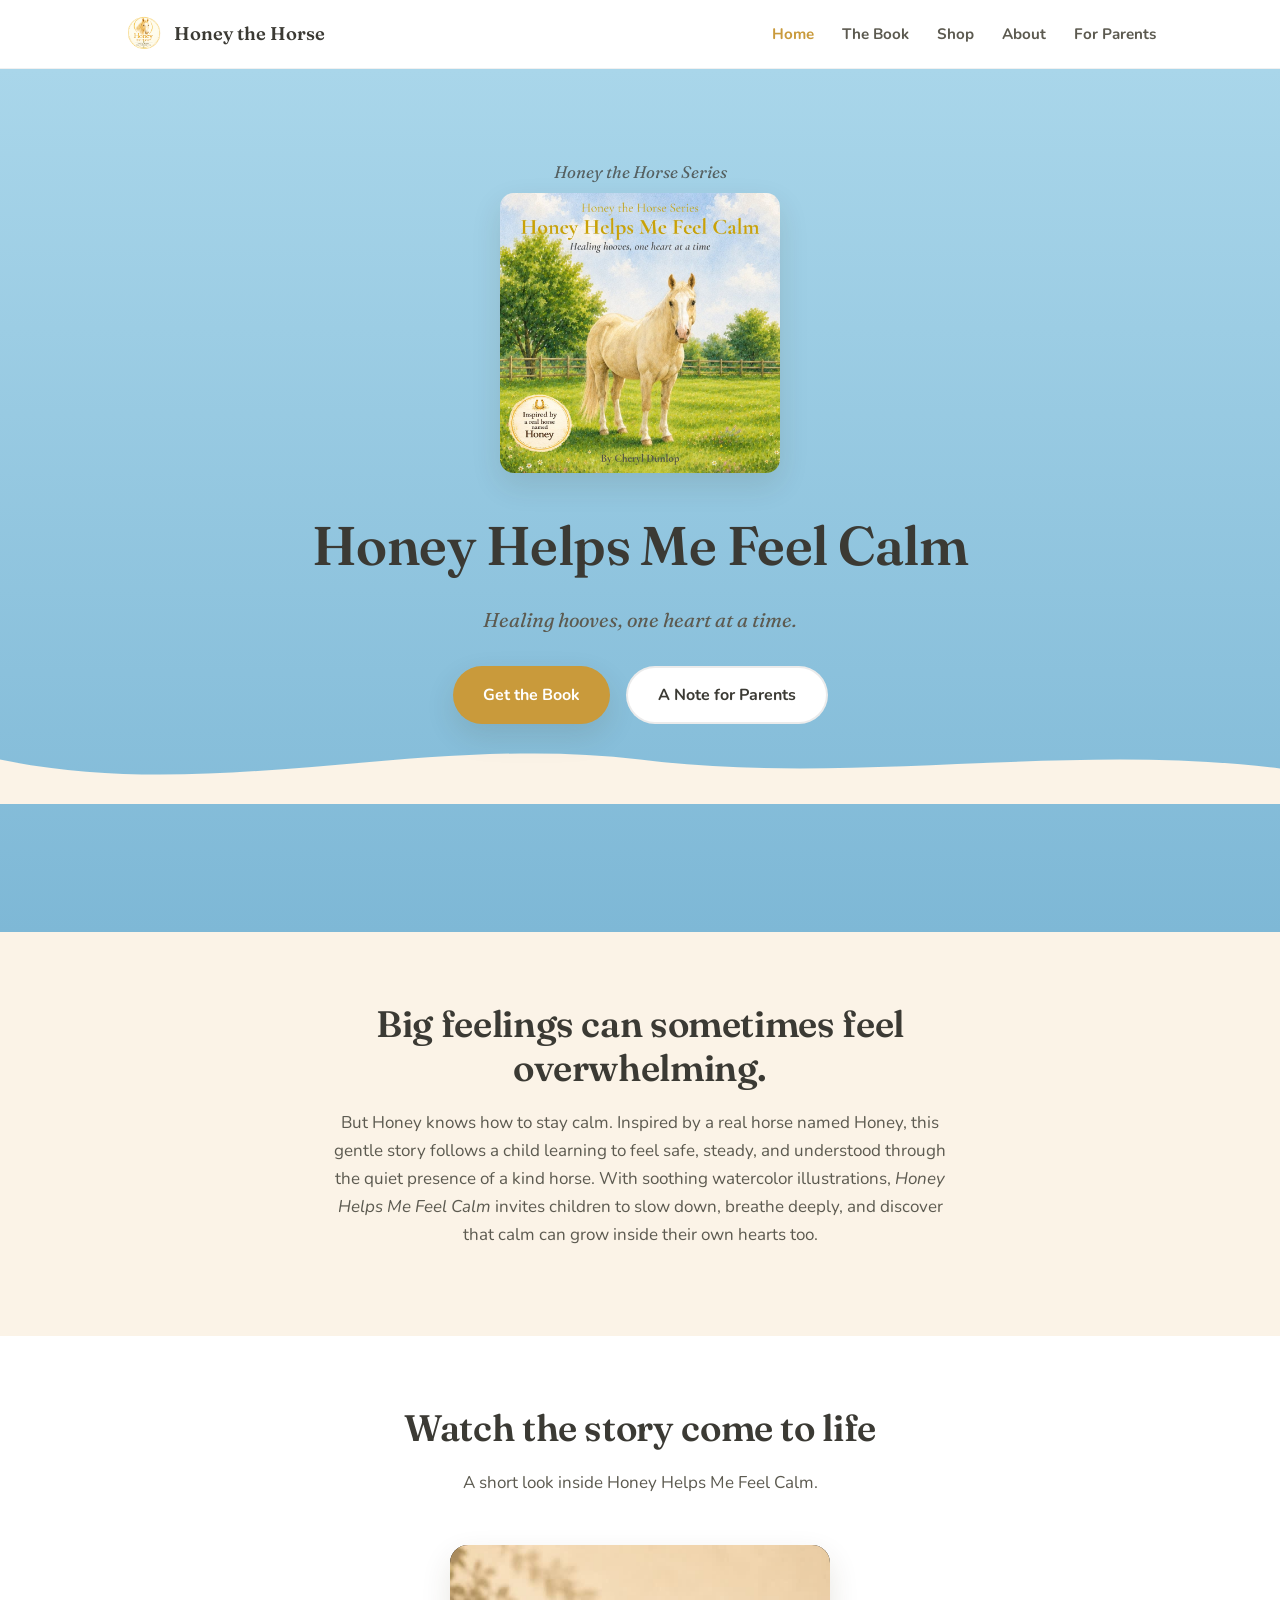
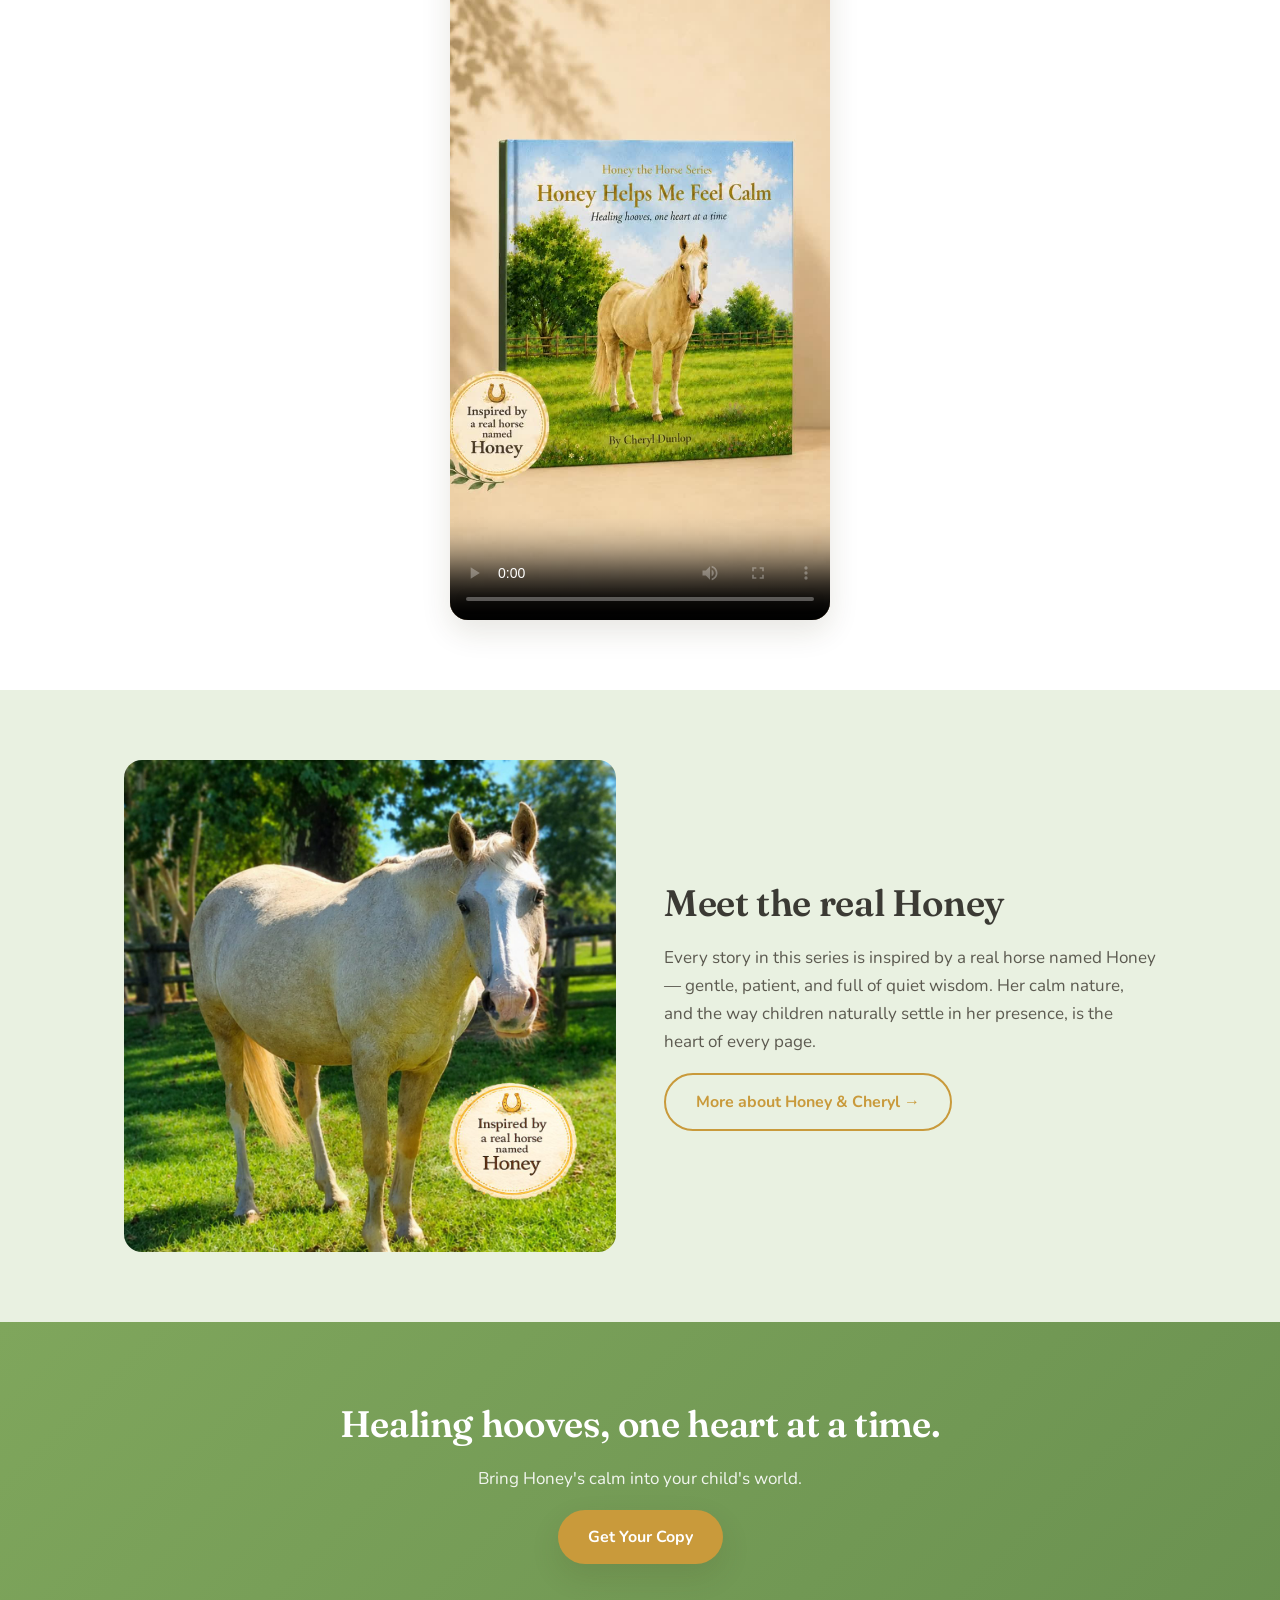
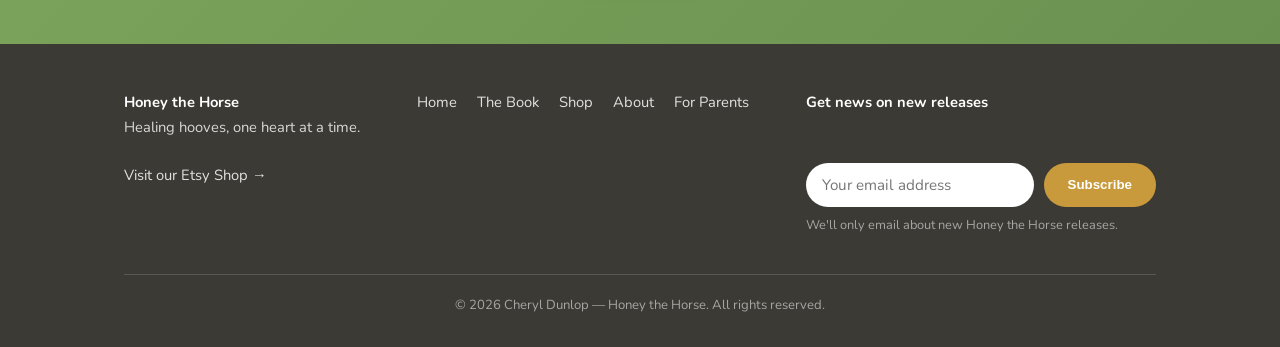
<file: index.html>
<!DOCTYPE html>
<html lang="en">
<head>
<meta charset="UTF-8">
<meta name="viewport" content="width=device-width, initial-scale=1.0">
<title>Honey the Horse | Honey Helps Me Feel Calm</title>
<meta name="description" content="A gentle children's picture book about big feelings, comfort, and the calming presence of a real horse named Honey. Healing hooves, one heart at a time.">

<!-- Open Graph / social share previews -->
<meta property="og:type" content="website">
<meta property="og:title" content="Honey the Horse | Honey Helps Me Feel Calm">
<meta property="og:description" content="A gentle children's picture book about big feelings, comfort, and the calming presence of a real horse named Honey.">
<meta property="og:image" content="https://honeythehorse.com/assets/cover-flat.jpg">
<meta property="og:url" content="https://honeythehorse.com/">
<meta name="twitter:card" content="summary_large_image">
<meta name="twitter:title" content="Honey the Horse | Honey Helps Me Feel Calm">
<meta name="twitter:description" content="A gentle children's picture book about big feelings, comfort, and the calming presence of a real horse named Honey.">
<meta name="twitter:image" content="https://honeythehorse.com/assets/cover-flat.jpg">

<link rel="icon" href="/favicon.ico">
<link rel="apple-touch-icon" href="/apple-touch-icon.png">
<link rel="preconnect" href="https://fonts.googleapis.com">
<link href="https://fonts.googleapis.com/css2?family=Fraunces:ital,opsz,wght@0,9..144,400;0,9..144,600;1,9..144,500&family=Nunito:wght@400;600;700;800&display=swap" rel="stylesheet">
<link rel="stylesheet" href="styles.css">
</head>
<body>

<header class="site-header">
  <div class="nav-inner">
    <a href="index.html" class="brand">
      <img src="assets/logo.png" alt="Honey the Horse logo">
      Honey the Horse
    </a>
    <button class="nav-toggle" aria-label="Toggle menu" onclick="document.querySelector('.nav-links').classList.toggle('open')">&#9776;</button>
    <ul class="nav-links">
      <li><a href="index.html" class="active">Home</a></li>
      <li><a href="book.html">The Book</a></li>
      <li><a href="shop.html">Shop</a></li>
      <li><a href="about.html">About</a></li>
      <li><a href="parents.html">For Parents</a></li>
    </ul>
  </div>
</header>

<section class="hero">
  <div class="hero-inner">
    <p class="eyebrow">Honey the Horse Series</p>
    <div class="cover-frame">
      <img src="assets/cover-flat.jpg" alt="Honey Helps Me Feel Calm book cover" class="hero-cover">
    </div>
    <h1>Honey Helps Me Feel Calm</h1>
    <p class="tagline">Healing hooves, one heart at a time.</p>
    <div class="btn-row">
      <a href="book.html" class="btn btn-primary">Get the Book</a>
      <a href="parents.html" class="btn btn-secondary">A Note for Parents</a>
    </div>
  </div>
  <svg class="meadow-divider" viewBox="0 0 1440 90" preserveAspectRatio="none" xmlns="http://www.w3.org/2000/svg">
    <path d="M0,40 C240,90 480,10 720,40 C960,70 1200,20 1440,50 L1440,90 L0,90 Z" fill="#FBF3E7"/>
  </svg>
</section>

<section class="section-cream">
  <div class="container center-text">
    <h2>Big feelings can sometimes feel overwhelming.</h2>
    <p>But Honey knows how to stay calm. Inspired by a real horse named Honey, this gentle story follows a child learning to feel safe, steady, and understood through the quiet presence of a kind horse. With soothing watercolor illustrations, <em>Honey Helps Me Feel Calm</em> invites children to slow down, breathe deeply, and discover that calm can grow inside their own hearts too.</p>
  </div>
</section>

<section class="section-white">
  <div class="container center-text">
    <h2>Watch the story come to life</h2>
    <p>A short look inside Honey Helps Me Feel Calm.</p>
    <div class="video-frame mt-lg">
      <video controls preload="metadata" poster="assets/trailer-poster.jpg" playsinline>
        <source src="assets/trailer.mp4" type="video/mp4">
        Your browser doesn't support embedded video. You can still view the book on the <a href="book.html">Book page</a>.
      </video>
    </div>
  </div>
</section>

<section class="section-sage">
  <div class="container two-col">
    <div>
      <img src="assets/honey-photo.jpg" alt="Honey, the real horse who inspired the series, standing in a green paddock">
    </div>
    <div>
      <h2>Meet the real Honey</h2>
      <p>Every story in this series is inspired by a real horse named Honey &mdash; gentle, patient, and full of quiet wisdom. Her calm nature, and the way children naturally settle in her presence, is the heart of every page.</p>
      <a href="about.html" class="btn btn-outline" style="border-color: var(--honey-gold); color: var(--honey-gold);">More about Honey &amp; Cheryl &rarr;</a>
    </div>
  </div>
</section>

<section class="cta-band">
  <div class="container">
    <h2>Healing hooves, one heart at a time.</h2>
    <p>Bring Honey's calm into your child's world.</p>
    <div class="btn-row">
      <a href="book.html" class="btn btn-primary" style="background: var(--honey-gold);">Get Your Copy</a>
    </div>
  </div>
</section>

<footer class="site-footer">
  <div class="container">
    <div class="footer-inner">
      <div>
        <strong style="color:white;">Honey the Horse</strong><br>
        Healing hooves, one heart at a time.<br><br>
        <a href="https://www.etsy.com/shop/HoneytheHorse" target="_blank" rel="noopener">Visit our Etsy Shop &rarr;</a>
      </div>
      <ul class="footer-links">
        <li><a href="index.html">Home</a></li>
        <li><a href="book.html">The Book</a></li>
        <li><a href="shop.html">Shop</a></li>
        <li><a href="about.html">About</a></li>
        <li><a href="parents.html">For Parents</a></li>
      </ul>
      <div>
        <strong style="color:white;">Get news on new releases</strong>
        <!-- TODO: replace with real Mailchimp (or chosen provider) embed form action + list ID once Cheryl's account is set up -->
        <form class="newsletter-form mt-lg" action="#" method="post" target="_blank">
          <input type="email" name="EMAIL" placeholder="Your email address" required>
          <button type="submit">Subscribe</button>
        </form>
        <p class="newsletter-note">We'll only email about new Honey the Horse releases.</p>
      </div>
    </div>
    <div class="footer-bottom">
      &copy; <span id="year"></span> Cheryl Dunlop &mdash; Honey the Horse. All rights reserved.
    </div>
  </div>
</footer>

<script>document.getElementById('year').textContent = new Date().getFullYear();</script>
</body>
</html>
</file>
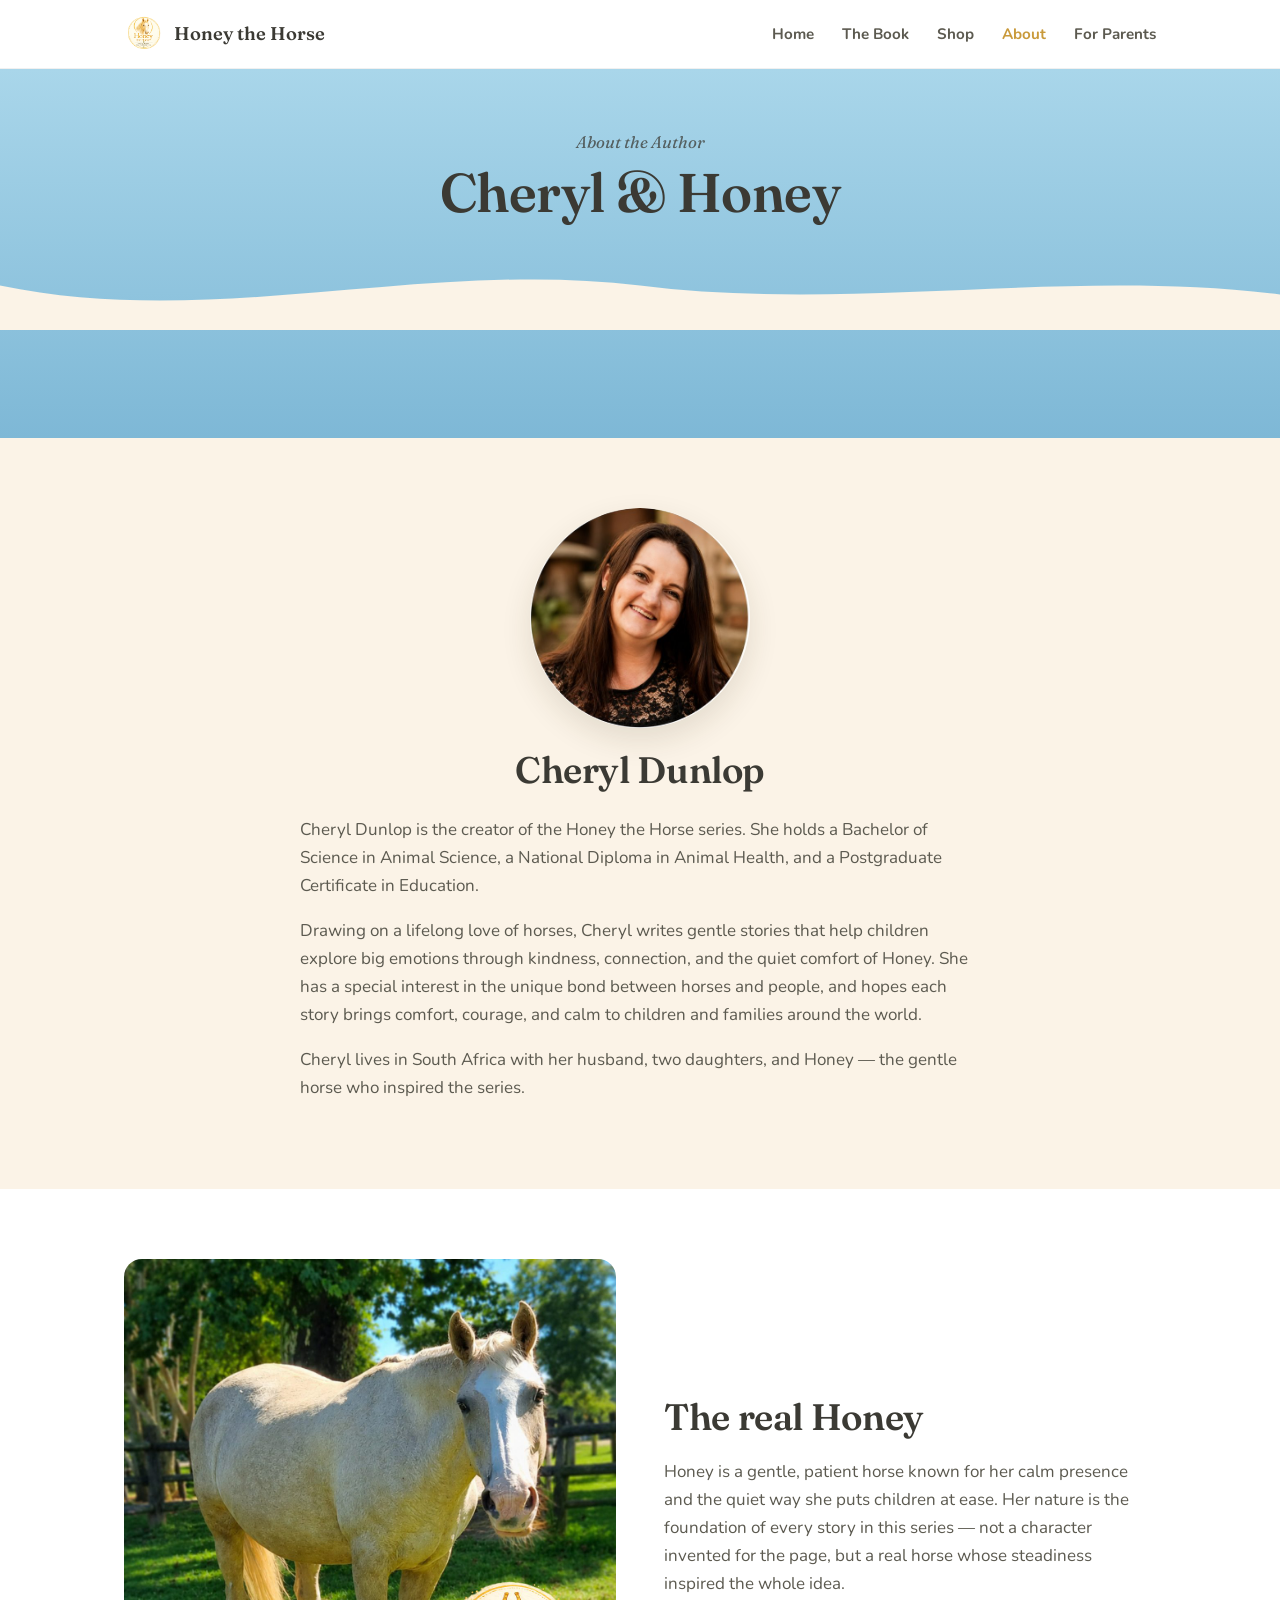
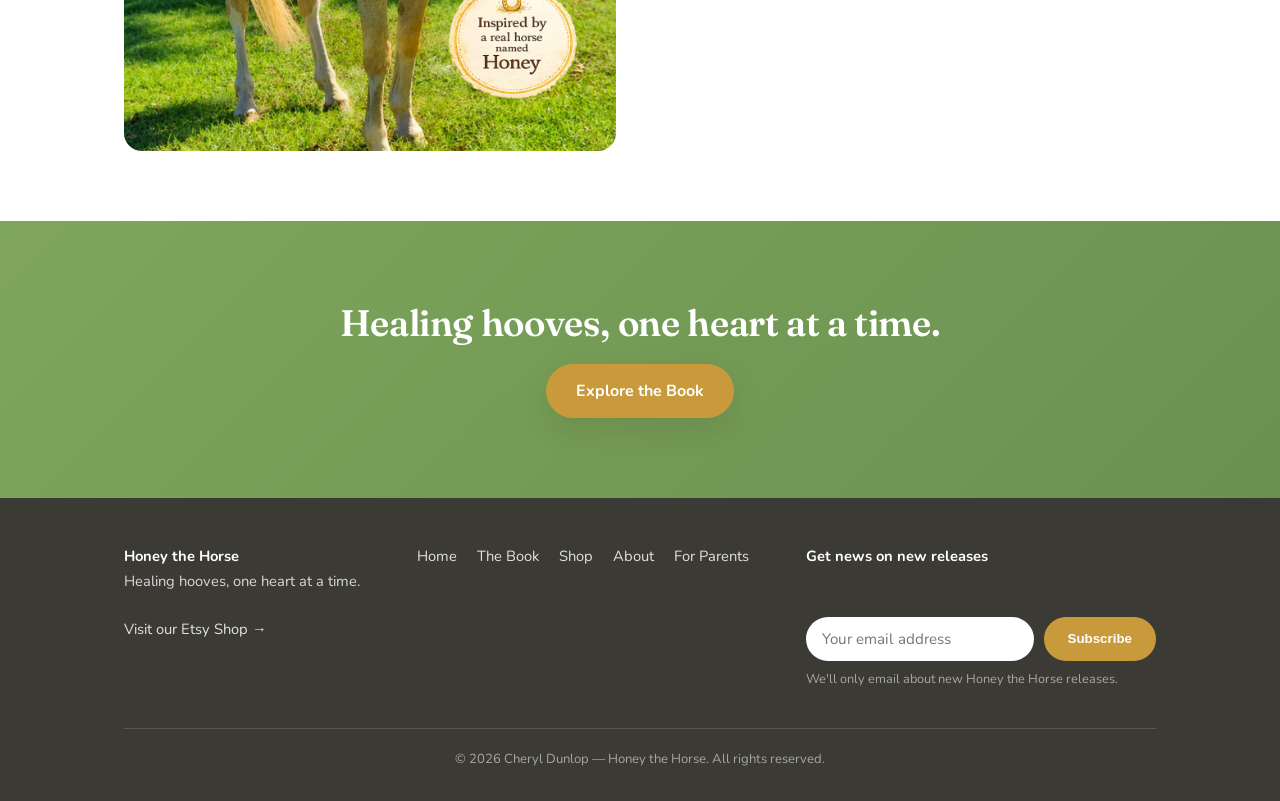
<file: about.html>
<!DOCTYPE html>
<html lang="en">
<head>
<meta charset="UTF-8">
<meta name="viewport" content="width=device-width, initial-scale=1.0">
<title>About Cheryl &amp; Honey | Honey the Horse</title>
<meta name="description" content="Meet Cheryl Dunlop, author of the Honey the Horse series, and the real horse named Honey who inspired it.">

<meta property="og:type" content="website">
<meta property="og:title" content="About Cheryl &amp; Honey | Honey the Horse">
<meta property="og:description" content="Meet Cheryl Dunlop, author of the Honey the Horse series, and the real horse named Honey who inspired it.">
<meta property="og:image" content="https://honeythehorse.com/assets/honey-photo.jpg">
<meta property="og:url" content="https://honeythehorse.com/about.html">
<meta name="twitter:card" content="summary_large_image">
<meta name="twitter:title" content="About Cheryl &amp; Honey | Honey the Horse">
<meta name="twitter:description" content="Meet Cheryl Dunlop, author of the Honey the Horse series, and the real horse named Honey who inspired it.">
<meta name="twitter:image" content="https://honeythehorse.com/assets/honey-photo.jpg">

<link rel="icon" href="/favicon.ico">
<link rel="apple-touch-icon" href="/apple-touch-icon.png">
<link rel="preconnect" href="https://fonts.googleapis.com">
<link href="https://fonts.googleapis.com/css2?family=Fraunces:ital,opsz,wght@0,9..144,400;0,9..144,600;1,9..144,500&family=Nunito:wght@400;600;700;800&display=swap" rel="stylesheet">
<link rel="stylesheet" href="styles.css">
</head>
<body>

<header class="site-header">
  <div class="nav-inner">
    <a href="index.html" class="brand">
      <img src="assets/logo.png" alt="Honey the Horse logo">
      Honey the Horse
    </a>
    <button class="nav-toggle" aria-label="Toggle menu" onclick="document.querySelector('.nav-links').classList.toggle('open')">&#9776;</button>
    <ul class="nav-links">
      <li><a href="index.html">Home</a></li>
      <li><a href="book.html">The Book</a></li>
      <li><a href="shop.html">Shop</a></li>
      <li><a href="about.html" class="active">About</a></li>
      <li><a href="parents.html">For Parents</a></li>
    </ul>
  </div>
</header>

<section class="hero" style="padding: 60px 0 110px;">
  <div class="hero-inner">
    <p class="eyebrow">About the Author</p>
    <h1>Cheryl &amp; Honey</h1>
  </div>
  <svg class="meadow-divider" viewBox="0 0 1440 90" preserveAspectRatio="none" xmlns="http://www.w3.org/2000/svg">
    <path d="M0,40 C240,90 480,10 720,40 C960,70 1200,20 1440,50 L1440,90 L0,90 Z" fill="#FBF3E7"/>
  </svg>
</section>

<section class="section-cream">
  <div class="container">
    <div class="text-center">
      <img src="assets/profile-cheryl.jpg" alt="Cheryl Dunlop" class="profile-photo">
      <h2>Cheryl Dunlop</h2>
    </div>
    <div style="max-width: 680px; margin: 24px auto 0;">
      <p>Cheryl Dunlop is the creator of the Honey the Horse series. She holds a Bachelor of Science in Animal Science, a National Diploma in Animal Health, and a Postgraduate Certificate in Education.</p>
      <p>Drawing on a lifelong love of horses, Cheryl writes gentle stories that help children explore big emotions through kindness, connection, and the quiet comfort of Honey. She has a special interest in the unique bond between horses and people, and hopes each story brings comfort, courage, and calm to children and families around the world.</p>
      <p>Cheryl lives in South Africa with her husband, two daughters, and Honey &mdash; the gentle horse who inspired the series.</p>
    </div>
  </div>
</section>

<section class="section-white">
  <div class="container two-col">
    <div>
      <img src="assets/honey-photo.jpg" alt="Honey the horse standing in a green paddock">
    </div>
    <div>
      <h2>The real Honey</h2>
      <p>Honey is a gentle, patient horse known for her calm presence and the quiet way she puts children at ease. Her nature is the foundation of every story in this series &mdash; not a character invented for the page, but a real horse whose steadiness inspired the whole idea.</p>
    </div>
  </div>
</section>

<section class="cta-band">
  <div class="container">
    <h2>Healing hooves, one heart at a time.</h2>
    <div class="btn-row">
      <a href="book.html" class="btn btn-primary" style="background: var(--honey-gold);">Explore the Book</a>
    </div>
  </div>
</section>

<footer class="site-footer">
  <div class="container">
    <div class="footer-inner">
      <div>
        <strong style="color:white;">Honey the Horse</strong><br>
        Healing hooves, one heart at a time.<br><br>
        <a href="https://www.etsy.com/shop/HoneytheHorse" target="_blank" rel="noopener">Visit our Etsy Shop &rarr;</a>
      </div>
      <ul class="footer-links">
        <li><a href="index.html">Home</a></li>
        <li><a href="book.html">The Book</a></li>
        <li><a href="shop.html">Shop</a></li>
        <li><a href="about.html">About</a></li>
        <li><a href="parents.html">For Parents</a></li>
      </ul>
      <div>
        <strong style="color:white;">Get news on new releases</strong>
        <!-- TODO: replace with real Mailchimp (or chosen provider) embed form action + list ID once Cheryl's account is set up -->
        <form class="newsletter-form mt-lg" action="#" method="post" target="_blank">
          <input type="email" name="EMAIL" placeholder="Your email address" required>
          <button type="submit">Subscribe</button>
        </form>
        <p class="newsletter-note">We'll only email about new Honey the Horse releases.</p>
      </div>
    </div>
    <div class="footer-bottom">
      &copy; <span id="year"></span> Cheryl Dunlop &mdash; Honey the Horse. All rights reserved.
    </div>
  </div>
</footer>

<script>document.getElementById('year').textContent = new Date().getFullYear();</script>
</body>
</html>
</file>
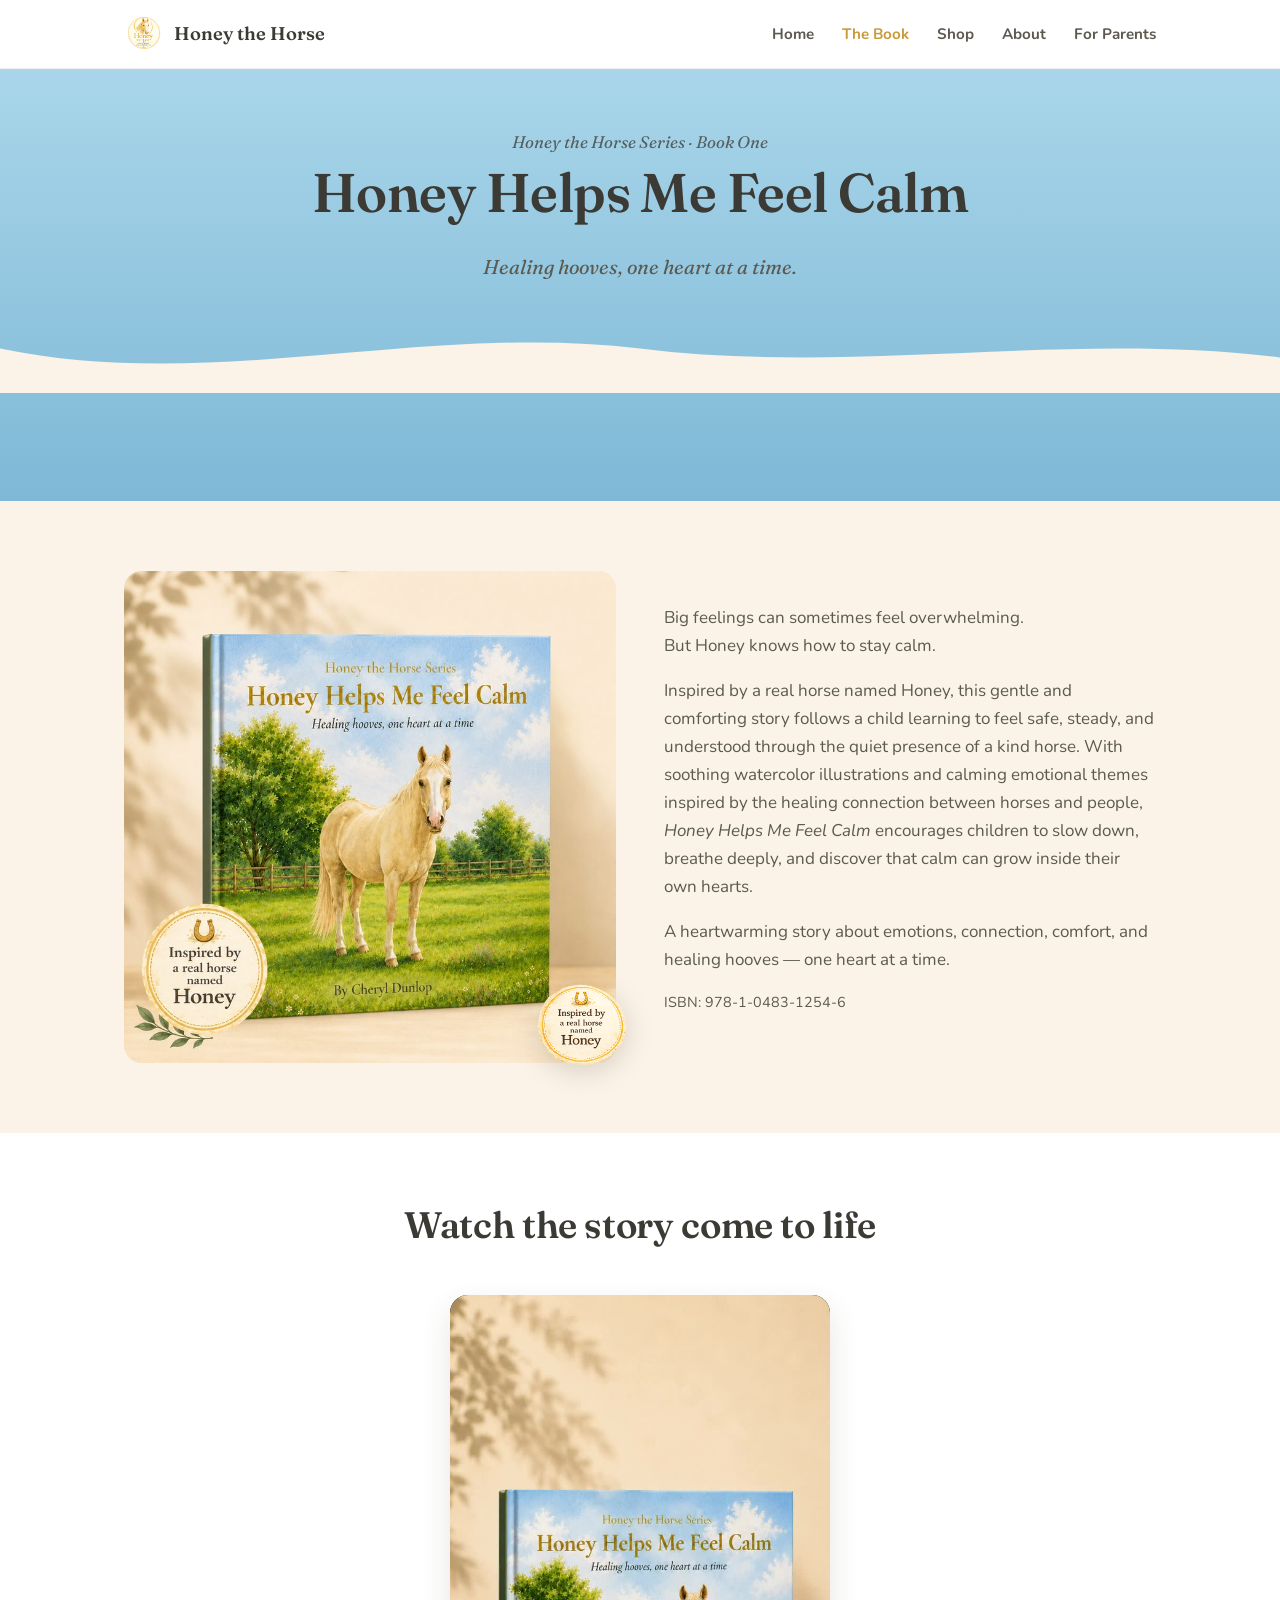
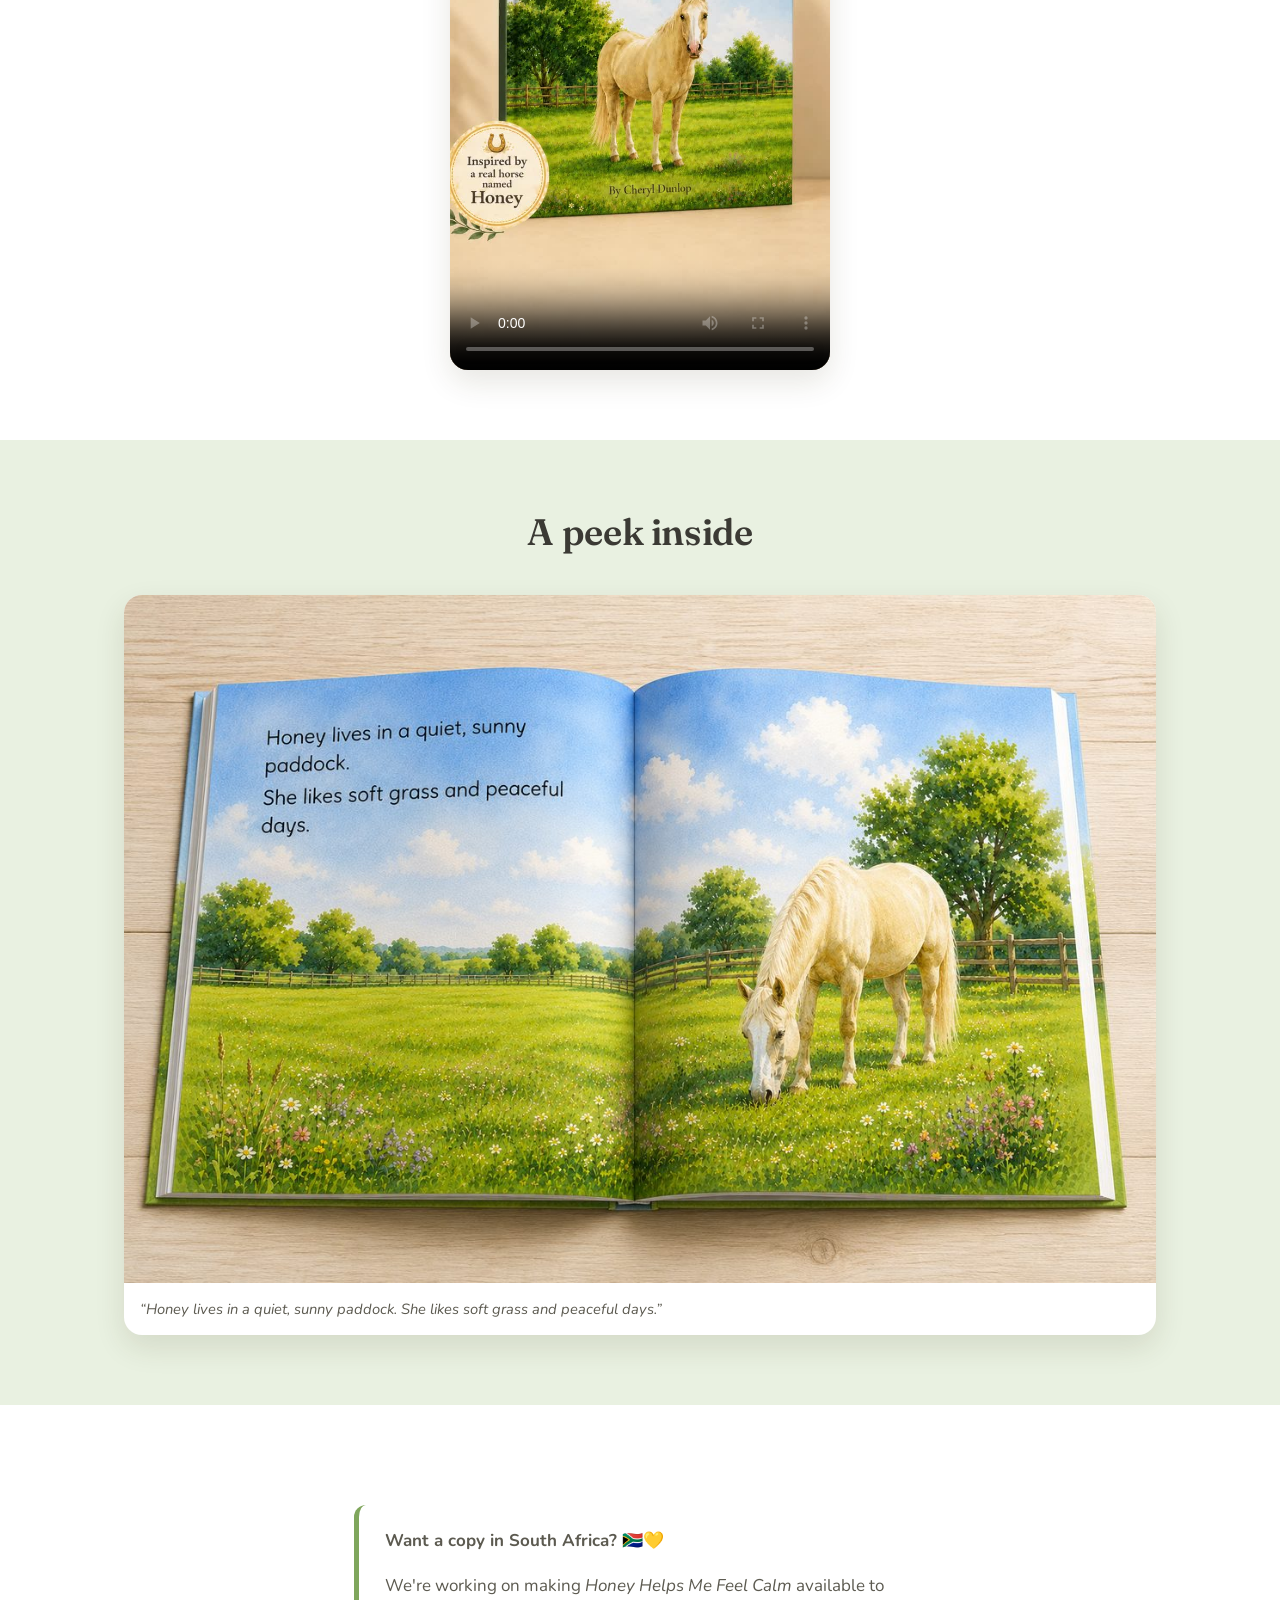
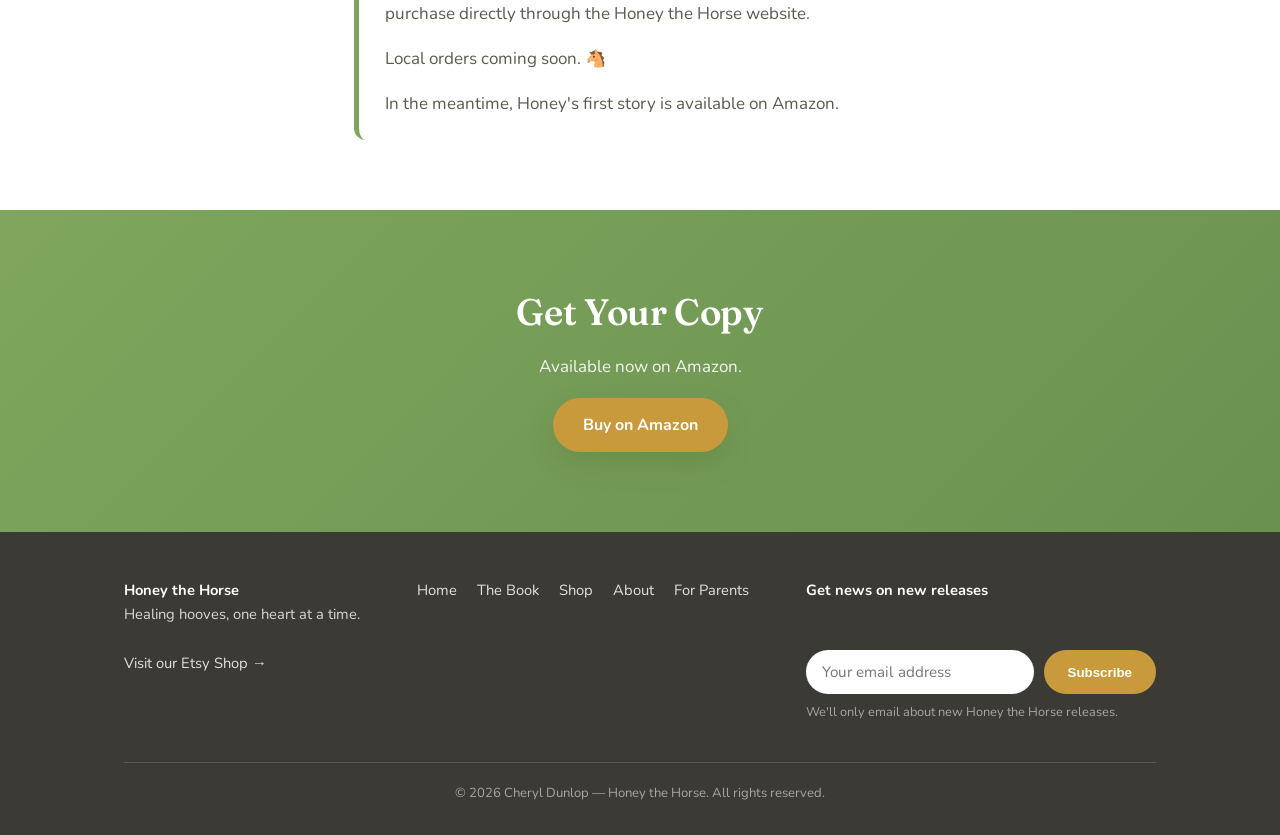
<file: book.html>
<!DOCTYPE html>
<html lang="en">
<head>
<meta charset="UTF-8">
<meta name="viewport" content="width=device-width, initial-scale=1.0">
<title>The Book | Honey the Horse</title>
<meta name="description" content="Honey Helps Me Feel Calm — Book One in the Honey the Horse series. Available on Amazon.">

<meta property="og:type" content="book">
<meta property="og:title" content="Honey Helps Me Feel Calm | Honey the Horse">
<meta property="og:description" content="Book One in the Honey the Horse series. Available on Amazon.">
<meta property="og:image" content="https://honeythehorse.com/assets/cover-flat.jpg">
<meta property="og:url" content="https://honeythehorse.com/book.html">
<meta name="twitter:card" content="summary_large_image">
<meta name="twitter:title" content="Honey Helps Me Feel Calm | Honey the Horse">
<meta name="twitter:description" content="Book One in the Honey the Horse series. Available on Amazon.">
<meta name="twitter:image" content="https://honeythehorse.com/assets/cover-flat.jpg">

<link rel="icon" href="/favicon.ico">
<link rel="apple-touch-icon" href="/apple-touch-icon.png">
<link rel="preconnect" href="https://fonts.googleapis.com">
<link href="https://fonts.googleapis.com/css2?family=Fraunces:ital,opsz,wght@0,9..144,400;0,9..144,600;1,9..144,500&family=Nunito:wght@400;600;700;800&display=swap" rel="stylesheet">
<link rel="stylesheet" href="styles.css">

<script type="application/ld+json">
{
  "@context": "https://schema.org",
  "@type": "Book",
  "name": "Honey Helps Me Feel Calm",
  "author": { "@type": "Person", "name": "Cheryl Dunlop" },
  "isbn": "978-1-0483-1254-6",
  "image": "https://honeythehorse.com/assets/cover-flat.jpg",
  "description": "Inspired by a real horse named Honey, this gentle and comforting story follows a child learning to feel safe, steady, and understood through the quiet presence of a kind horse.",
  "url": "https://honeythehorse.com/book.html",
  "workExample": {
    "@type": "Book",
    "bookFormat": "https://schema.org/Hardcover"
  }
}
</script>
</head>
<body>

<header class="site-header">
  <div class="nav-inner">
    <a href="index.html" class="brand">
      <img src="assets/logo.png" alt="Honey the Horse logo">
      Honey the Horse
    </a>
    <button class="nav-toggle" aria-label="Toggle menu" onclick="document.querySelector('.nav-links').classList.toggle('open')">&#9776;</button>
    <ul class="nav-links">
      <li><a href="index.html">Home</a></li>
      <li><a href="book.html" class="active">The Book</a></li>
      <li><a href="shop.html">Shop</a></li>
      <li><a href="about.html">About</a></li>
      <li><a href="parents.html">For Parents</a></li>
    </ul>
  </div>
</header>

<section class="hero" style="padding: 60px 0 110px;">
  <div class="hero-inner">
    <p class="eyebrow">Honey the Horse Series &middot; Book One</p>
    <h1>Honey Helps Me Feel Calm</h1>
    <p class="tagline">Healing hooves, one heart at a time.</p>
  </div>
  <svg class="meadow-divider" viewBox="0 0 1440 90" preserveAspectRatio="none" xmlns="http://www.w3.org/2000/svg">
    <path d="M0,40 C240,90 480,10 720,40 C960,70 1200,20 1440,50 L1440,90 L0,90 Z" fill="#FBF3E7"/>
  </svg>
</section>

<section class="section-cream">
  <div class="container two-col">
    <div class="cover-frame">
      <img src="assets/cover-mockup.jpg" alt="Honey Helps Me Feel Calm hardcover book mockup">
      <img src="assets/badge.png" alt="Inspired by a real horse named Honey" class="badge-floating">
    </div>
    <div>
      <p>Big feelings can sometimes feel overwhelming.<br>But Honey knows how to stay calm.</p>
      <p>Inspired by a real horse named Honey, this gentle and comforting story follows a child learning to feel safe, steady, and understood through the quiet presence of a kind horse. With soothing watercolor illustrations and calming emotional themes inspired by the healing connection between horses and people, <em>Honey Helps Me Feel Calm</em> encourages children to slow down, breathe deeply, and discover that calm can grow inside their own hearts.</p>
      <p>A heartwarming story about emotions, connection, comfort, and healing hooves &mdash; one heart at a time.</p>
      <p style="font-size:0.9rem; color: var(--ink-soft);">ISBN: 978-1-0483-1254-6</p>
    </div>
  </div>
</section>

<section class="section-white">
  <div class="container center-text">
    <h2>Watch the story come to life</h2>
    <div class="video-frame mt-lg">
      <video controls preload="metadata" poster="assets/trailer-poster.jpg" playsinline>
        <source src="assets/trailer.mp4" type="video/mp4">
        Your browser doesn't support embedded video.
      </video>
    </div>
  </div>
</section>

<section class="section-sage">
  <div class="container">
    <h2 class="text-center">A peek inside</h2>
    <div class="gallery">
      <figure>
        <img src="assets/open-book-mockup.jpg" alt="Open spread from Honey Helps Me Feel Calm showing Honey grazing in her paddock">
        <figcaption>&ldquo;Honey lives in a quiet, sunny paddock. She likes soft grass and peaceful days.&rdquo;</figcaption>
      </figure>
    </div>
    <!-- TODO: add 2-3 more sample spreads here once we've chosen final page images to feature -->
  </div>
</section>

<section class="section-white">
  <div class="container center-text" style="max-width: 620px;">
    <div class="note-box plain">
      <p><strong>Want a copy in South Africa? 🇿🇦💛</strong></p>
      <p>We're working on making <em>Honey Helps Me Feel Calm</em> available to purchase directly through the Honey the Horse website.</p>
      <p>Local orders coming soon. 🐴</p>
      <p>In the meantime, Honey's first story is available on Amazon.</p>
    </div>
  </div>
</section>

<section class="cta-band">
  <div class="container">
    <h2>Get Your Copy</h2>
    <p>Available now on Amazon.</p>
    <div class="btn-row">
      <a href="https://www.amazon.com/dp/1048312542" target="_blank" rel="noopener" class="btn btn-primary" style="background: var(--honey-gold);">Buy on Amazon</a>
    </div>
  </div>
</section>

<footer class="site-footer">
  <div class="container">
    <div class="footer-inner">
      <div>
        <strong style="color:white;">Honey the Horse</strong><br>
        Healing hooves, one heart at a time.<br><br>
        <a href="https://www.etsy.com/shop/HoneytheHorse" target="_blank" rel="noopener">Visit our Etsy Shop &rarr;</a>
      </div>
      <ul class="footer-links">
        <li><a href="index.html">Home</a></li>
        <li><a href="book.html">The Book</a></li>
        <li><a href="shop.html">Shop</a></li>
        <li><a href="about.html">About</a></li>
        <li><a href="parents.html">For Parents</a></li>
      </ul>
      <div>
        <strong style="color:white;">Get news on new releases</strong>
        <!-- TODO: replace with real Mailchimp (or chosen provider) embed form action + list ID once Cheryl's account is set up -->
        <form class="newsletter-form mt-lg" action="#" method="post" target="_blank">
          <input type="email" name="EMAIL" placeholder="Your email address" required>
          <button type="submit">Subscribe</button>
        </form>
        <p class="newsletter-note">We'll only email about new Honey the Horse releases.</p>
      </div>
    </div>
    <div class="footer-bottom">
      &copy; <span id="year"></span> Cheryl Dunlop &mdash; Honey the Horse. All rights reserved.
    </div>
  </div>
</footer>

<script>document.getElementById('year').textContent = new Date().getFullYear();</script>
</body>
</html>
</file>
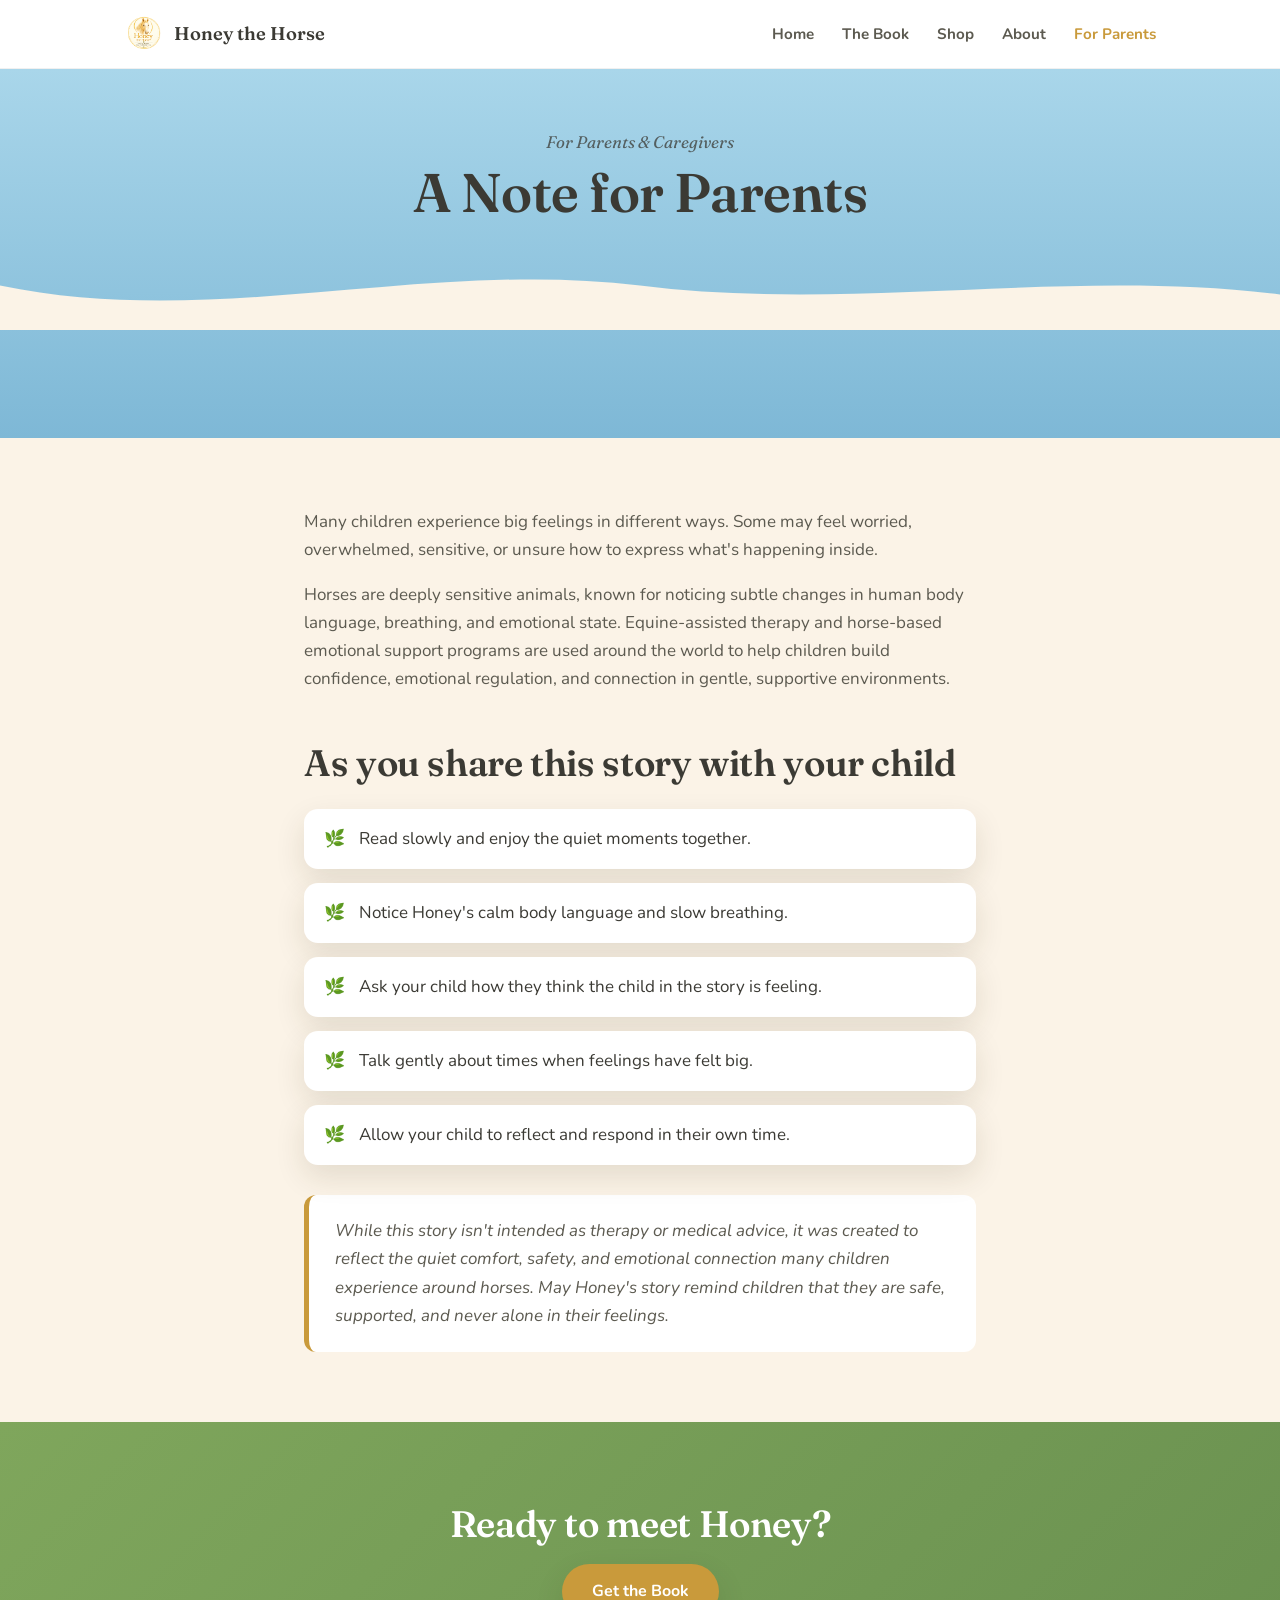
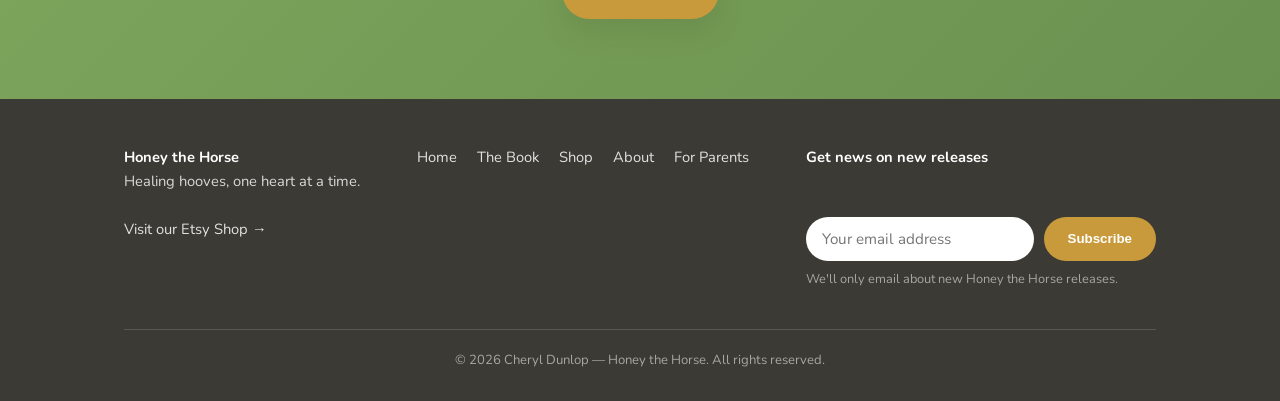
<file: parents.html>
<!DOCTYPE html>
<html lang="en">
<head>
<meta charset="UTF-8">
<meta name="viewport" content="width=device-width, initial-scale=1.0">
<title>A Note for Parents | Honey the Horse</title>
<meta name="description" content="How to share Honey Helps Me Feel Calm with your child, and why the calming presence of horses can help children with big feelings.">

<meta property="og:type" content="website">
<meta property="og:title" content="A Note for Parents | Honey the Horse">
<meta property="og:description" content="How to share Honey Helps Me Feel Calm with your child, and why the calming presence of horses can help children with big feelings.">
<meta property="og:image" content="https://honeythehorse.com/assets/cover-flat.jpg">
<meta property="og:url" content="https://honeythehorse.com/parents.html">
<meta name="twitter:card" content="summary_large_image">
<meta name="twitter:title" content="A Note for Parents | Honey the Horse">
<meta name="twitter:description" content="How to share Honey Helps Me Feel Calm with your child, and why the calming presence of horses can help children with big feelings.">
<meta name="twitter:image" content="https://honeythehorse.com/assets/cover-flat.jpg">

<link rel="icon" href="/favicon.ico">
<link rel="apple-touch-icon" href="/apple-touch-icon.png">
<link rel="preconnect" href="https://fonts.googleapis.com">
<link href="https://fonts.googleapis.com/css2?family=Fraunces:ital,opsz,wght@0,9..144,400;0,9..144,600;1,9..144,500&family=Nunito:wght@400;600;700;800&display=swap" rel="stylesheet">
<link rel="stylesheet" href="styles.css">
</head>
<body>

<header class="site-header">
  <div class="nav-inner">
    <a href="index.html" class="brand">
      <img src="assets/logo.png" alt="Honey the Horse logo">
      Honey the Horse
    </a>
    <button class="nav-toggle" aria-label="Toggle menu" onclick="document.querySelector('.nav-links').classList.toggle('open')">&#9776;</button>
    <ul class="nav-links">
      <li><a href="index.html">Home</a></li>
      <li><a href="book.html">The Book</a></li>
      <li><a href="shop.html">Shop</a></li>
      <li><a href="about.html">About</a></li>
      <li><a href="parents.html" class="active">For Parents</a></li>
    </ul>
  </div>
</header>

<section class="hero" style="padding: 60px 0 110px;">
  <div class="hero-inner">
    <p class="eyebrow">For Parents &amp; Caregivers</p>
    <h1>A Note for Parents</h1>
  </div>
  <svg class="meadow-divider" viewBox="0 0 1440 90" preserveAspectRatio="none" xmlns="http://www.w3.org/2000/svg">
    <path d="M0,40 C240,90 480,10 720,40 C960,70 1200,20 1440,50 L1440,90 L0,90 Z" fill="#FBF3E7"/>
  </svg>
</section>

<section class="section-cream">
  <div class="container" style="max-width: 720px;">
    <p>Many children experience big feelings in different ways. Some may feel worried, overwhelmed, sensitive, or unsure how to express what's happening inside.</p>
    <p>Horses are deeply sensitive animals, known for noticing subtle changes in human body language, breathing, and emotional state. Equine-assisted therapy and horse-based emotional support programs are used around the world to help children build confidence, emotional regulation, and connection in gentle, supportive environments.</p>

    <h2 class="mt-lg">As you share this story with your child</h2>
    <ul class="tip-list">
      <li>Read slowly and enjoy the quiet moments together.</li>
      <li>Notice Honey's calm body language and slow breathing.</li>
      <li>Ask your child how they think the child in the story is feeling.</li>
      <li>Talk gently about times when feelings have felt big.</li>
      <li>Allow your child to reflect and respond in their own time.</li>
    </ul>

    <div class="note-box">
      While this story isn't intended as therapy or medical advice, it was created to reflect the quiet comfort, safety, and emotional connection many children experience around horses. May Honey's story remind children that they are safe, supported, and never alone in their feelings.
    </div>
  </div>
</section>

<section class="cta-band">
  <div class="container">
    <h2>Ready to meet Honey?</h2>
    <div class="btn-row">
      <a href="book.html" class="btn btn-primary" style="background: var(--honey-gold);">Get the Book</a>
    </div>
  </div>
</section>

<footer class="site-footer">
  <div class="container">
    <div class="footer-inner">
      <div>
        <strong style="color:white;">Honey the Horse</strong><br>
        Healing hooves, one heart at a time.<br><br>
        <a href="https://www.etsy.com/shop/HoneytheHorse" target="_blank" rel="noopener">Visit our Etsy Shop &rarr;</a>
      </div>
      <ul class="footer-links">
        <li><a href="index.html">Home</a></li>
        <li><a href="book.html">The Book</a></li>
        <li><a href="shop.html">Shop</a></li>
        <li><a href="about.html">About</a></li>
        <li><a href="parents.html">For Parents</a></li>
      </ul>
      <div>
        <strong style="color:white;">Get news on new releases</strong>
        <!-- TODO: replace with real Mailchimp (or chosen provider) embed form action + list ID once Cheryl's account is set up -->
        <form class="newsletter-form mt-lg" action="#" method="post" target="_blank">
          <input type="email" name="EMAIL" placeholder="Your email address" required>
          <button type="submit">Subscribe</button>
        </form>
        <p class="newsletter-note">We'll only email about new Honey the Horse releases.</p>
      </div>
    </div>
    <div class="footer-bottom">
      &copy; <span id="year"></span> Cheryl Dunlop &mdash; Honey the Horse. All rights reserved.
    </div>
  </div>
</footer>

<script>document.getElementById('year').textContent = new Date().getFullYear();</script>
</body>
</html>
</file>
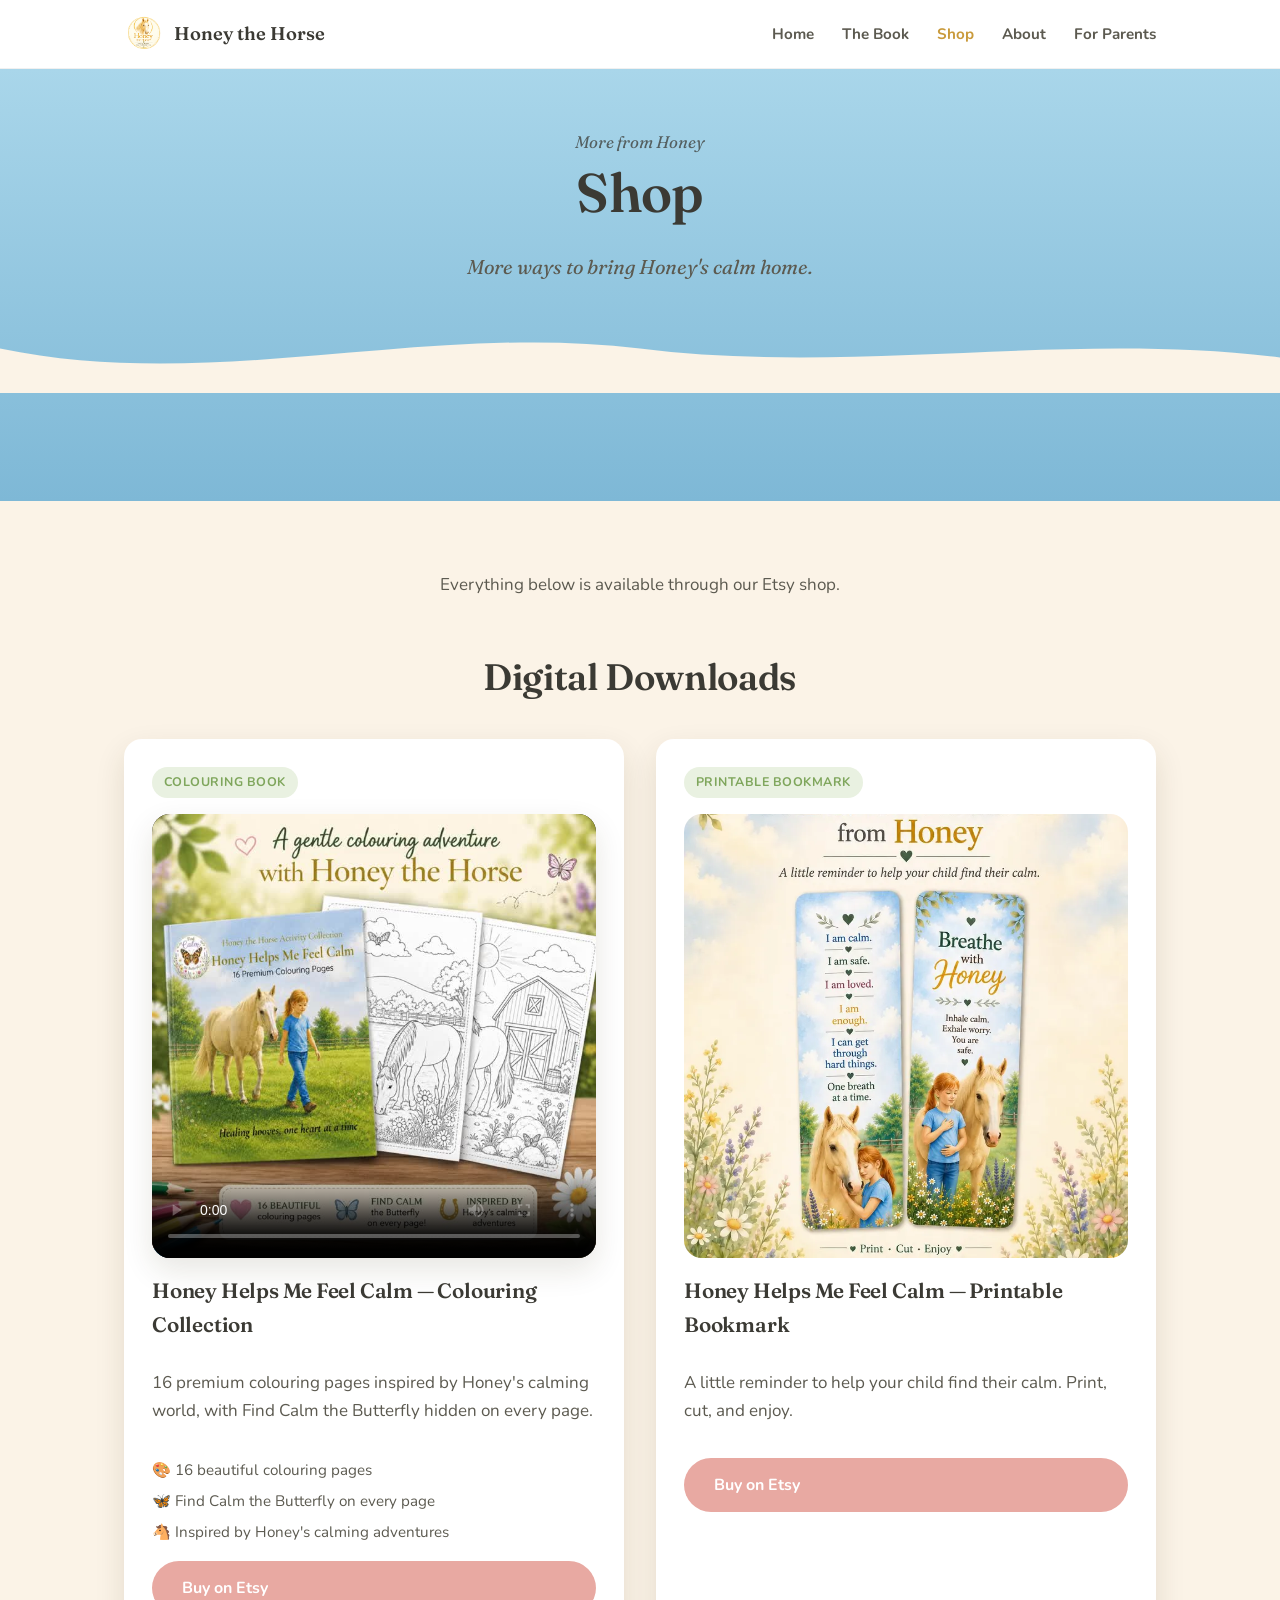
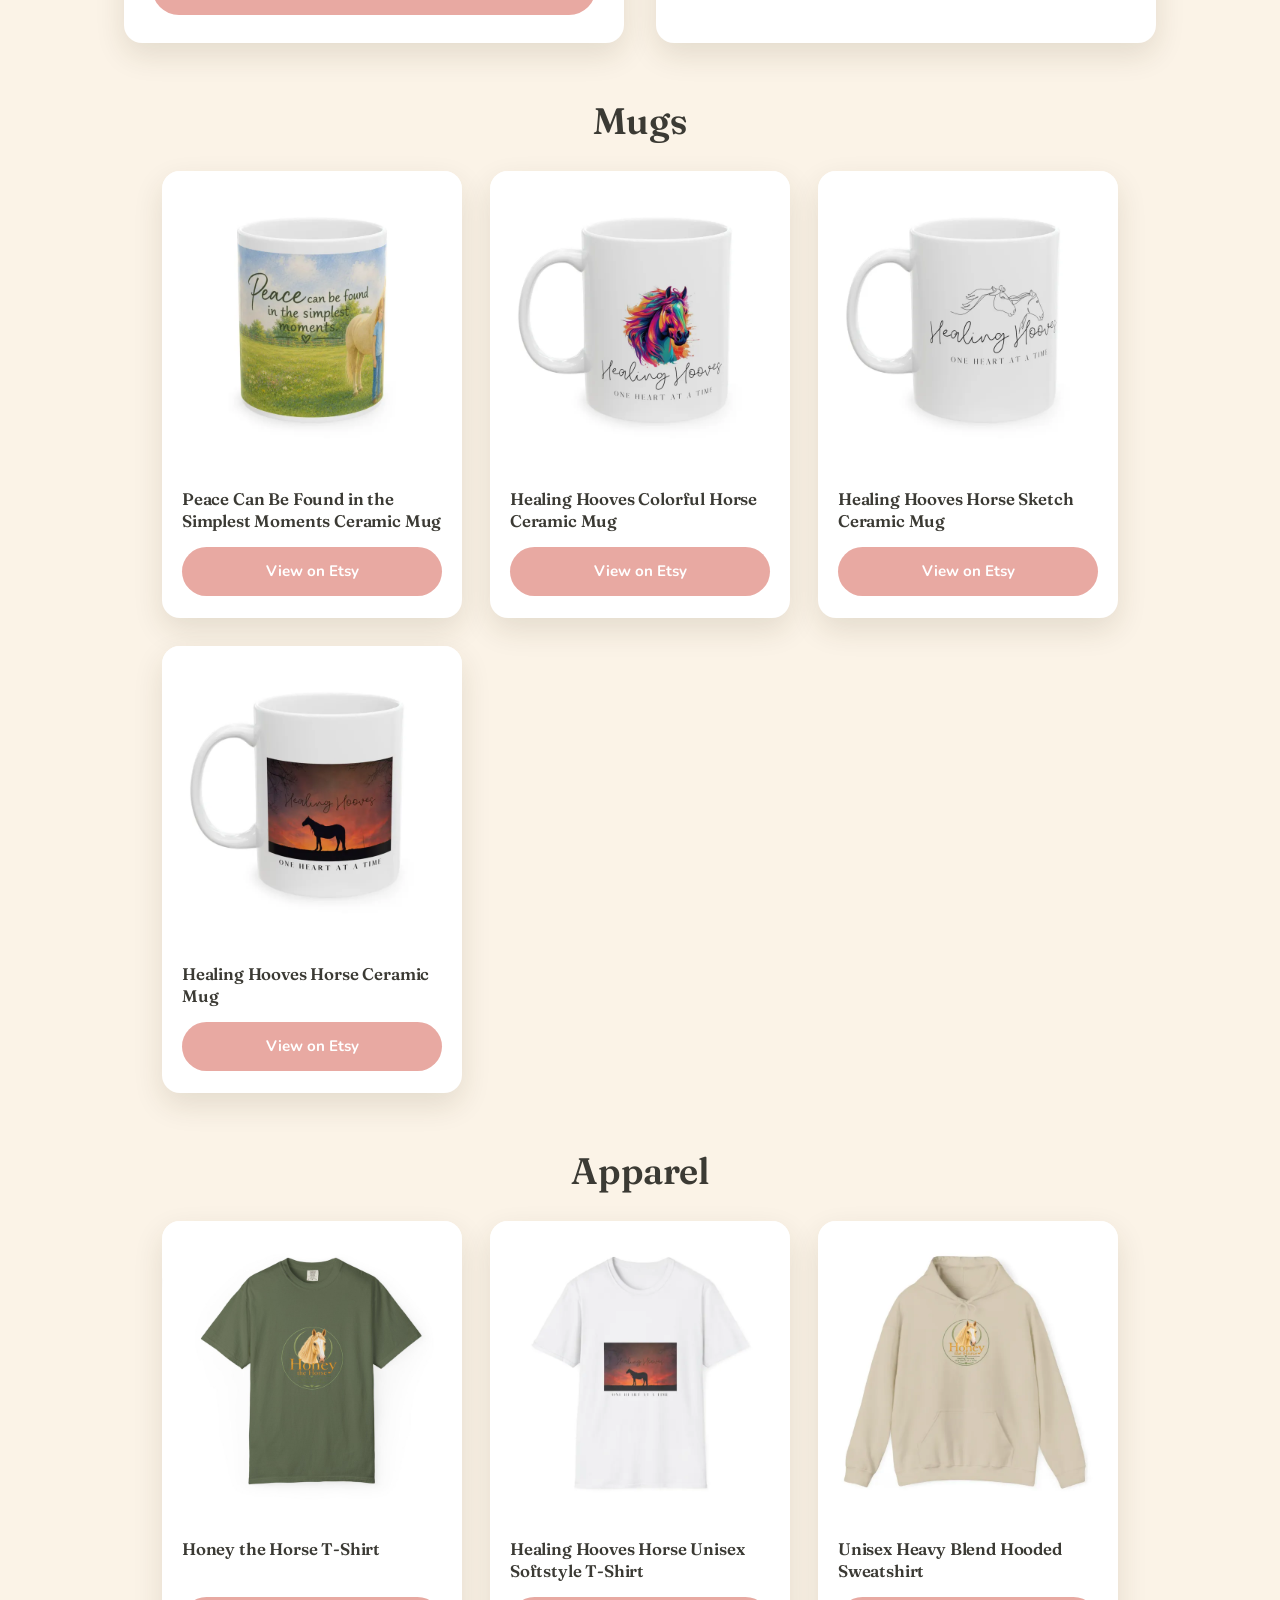
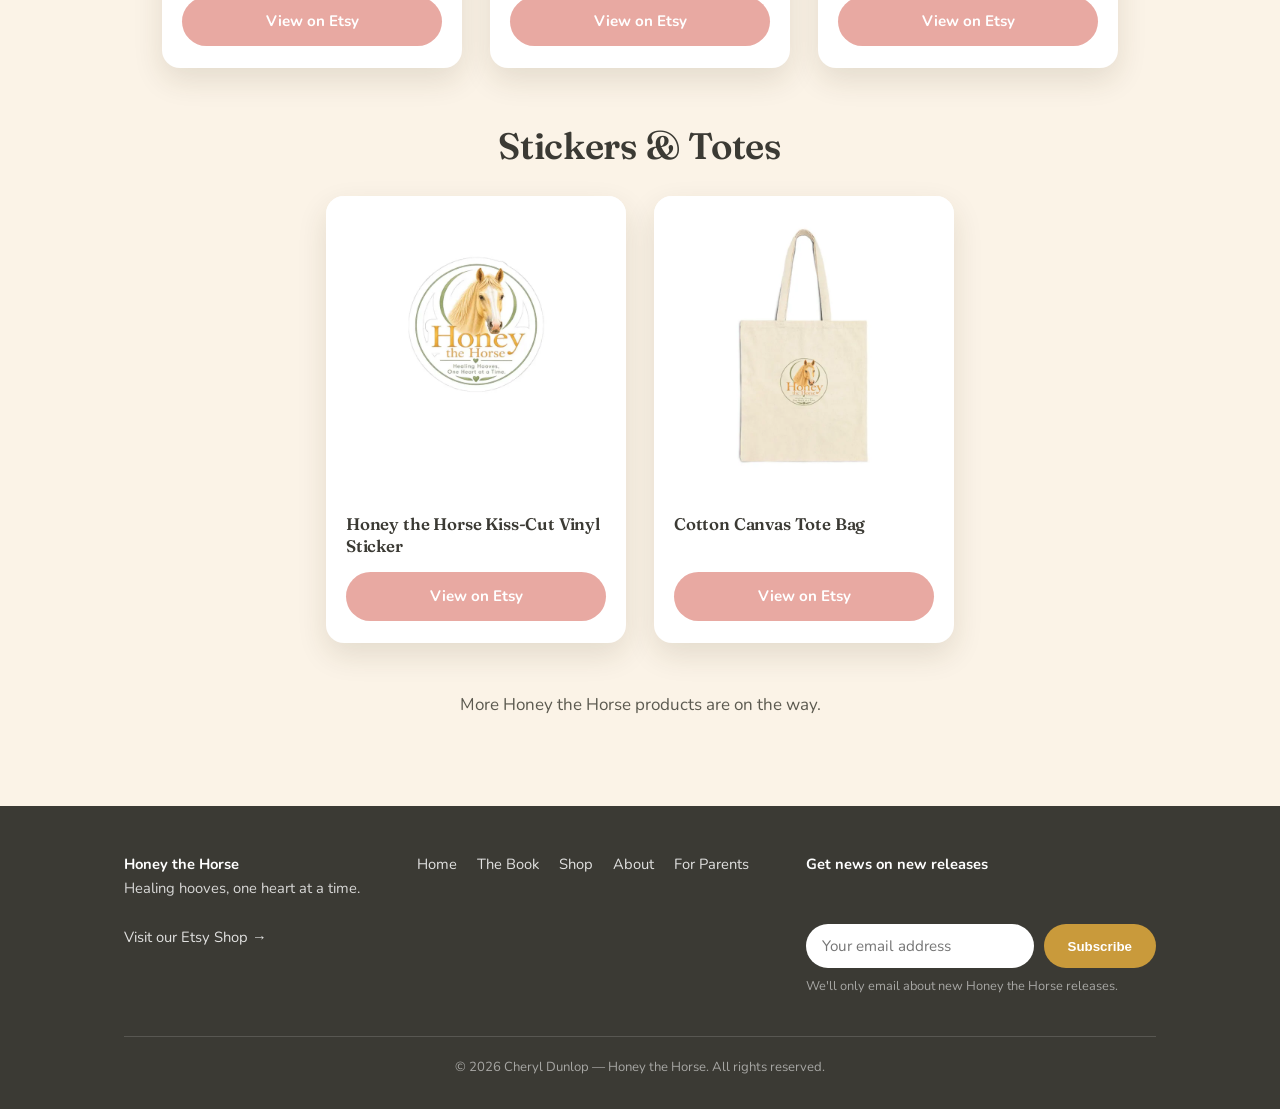
<file: shop.html>
<!DOCTYPE html>
<html lang="en">
<head>
<meta charset="UTF-8">
<meta name="viewport" content="width=device-width, initial-scale=1.0">
<title>Shop | Honey the Horse</title>
<meta name="description" content="More ways to bring Honey's calm home — colouring books, printables, mugs, apparel, and more from the Honey the Horse series.">

<meta property="og:type" content="website">
<meta property="og:title" content="Shop | Honey the Horse">
<meta property="og:description" content="More ways to bring Honey's calm home — colouring books, printables, mugs, apparel, and more from the Honey the Horse series.">
<meta property="og:image" content="https://honeythehorse.com/assets/colouring-book-poster.jpg">
<meta property="og:url" content="https://honeythehorse.com/shop.html">
<meta name="twitter:card" content="summary_large_image">
<meta name="twitter:title" content="Shop | Honey the Horse">
<meta name="twitter:description" content="More ways to bring Honey's calm home — colouring books, printables, mugs, apparel, and more from the Honey the Horse series.">
<meta name="twitter:image" content="https://honeythehorse.com/assets/colouring-book-poster.jpg">

<link rel="icon" href="/favicon.ico">
<link rel="apple-touch-icon" href="/apple-touch-icon.png">
<link rel="preconnect" href="https://fonts.googleapis.com">
<link href="https://fonts.googleapis.com/css2?family=Fraunces:ital,opsz,wght@0,9..144,400;0,9..144,600;1,9..144,500&family=Nunito:wght@400;600;700;800&display=swap" rel="stylesheet">
<link rel="stylesheet" href="styles.css">
</head>
<body>

<header class="site-header">
  <div class="nav-inner">
    <a href="index.html" class="brand">
      <img src="assets/logo.png" alt="Honey the Horse logo">
      Honey the Horse
    </a>
    <button class="nav-toggle" aria-label="Toggle menu" onclick="document.querySelector('.nav-links').classList.toggle('open')">&#9776;</button>
    <ul class="nav-links">
      <li><a href="index.html">Home</a></li>
      <li><a href="book.html">The Book</a></li>
      <li><a href="shop.html" class="active">Shop</a></li>
      <li><a href="about.html">About</a></li>
      <li><a href="parents.html">For Parents</a></li>
    </ul>
  </div>
</header>

<section class="hero" style="padding: 60px 0 110px;">
  <div class="hero-inner">
    <p class="eyebrow">More from Honey</p>
    <h1>Shop</h1>
    <p class="tagline">More ways to bring Honey's calm home.</p>
  </div>
  <svg class="meadow-divider" viewBox="0 0 1440 90" preserveAspectRatio="none" xmlns="http://www.w3.org/2000/svg">
    <path d="M0,40 C240,90 480,10 720,40 C960,70 1200,20 1440,50 L1440,90 L0,90 Z" fill="#FBF3E7"/>
  </svg>
</section>

<section class="section-cream">
  <div class="container">
    <p class="text-center">Everything below is available through our Etsy shop.</p>

    <h2 class="shop-section-title">Digital Downloads</h2>
    <div class="shop-grid">

      <div class="shop-card">
        <span class="tag">Colouring Book</span>
        <div class="video-frame square">
          <video controls preload="metadata" poster="assets/colouring-book-poster.jpg" playsinline>
            <source src="assets/colouring-book.mp4" type="video/mp4">
            Your browser doesn't support embedded video.
          </video>
        </div>
        <h3>Honey Helps Me Feel Calm &mdash; Colouring Collection</h3>
        <p>16 premium colouring pages inspired by Honey's calming world, with Find Calm the Butterfly hidden on every page.</p>
        <ul class="feature-list">
          <li>🎨 16 beautiful colouring pages</li>
          <li>🦋 Find Calm the Butterfly on every page</li>
          <li>🐴 Inspired by Honey's calming adventures</li>
        </ul>
        <a href="https://www.etsy.com/listing/4565369524/printable-horse-colouring-book-for-kids" target="_blank" rel="noopener" class="btn btn-etsy">Buy on Etsy</a>
      </div>

      <div class="shop-card">
        <span class="tag">Printable Bookmark</span>
        <img src="assets/shop/bookmark.jpg" alt="Two printable bookmarks with calming reminders from Honey and a child breathing together" loading="lazy" width="800" height="800">
        <h3>Honey Helps Me Feel Calm &mdash; Printable Bookmark</h3>
        <p>A little reminder to help your child find their calm. Print, cut, and enjoy.</p>
        <a href="https://www.etsy.com/listing/4568919615/honey-helps-me-feel-calm-printable" target="_blank" rel="noopener" class="btn btn-etsy">Buy on Etsy</a>
      </div>

    </div>

    <h2 class="shop-section-title">Mugs</h2>
    <div class="product-grid">
        <div class="product-card">
          <img src="assets/shop/mug-peace-simplest-moments.jpg" alt="White ceramic mug showing Honey and a child in a sunny meadow with the words Peace can be found in the simplest moments" loading="lazy" width="800" height="800">
          <div class="product-body">
            <h3>Peace Can Be Found in the Simplest Moments Ceramic Mug</h3>
            <a href="https://www.etsy.com/listing/4571770519/peace-can-be-found-in-the-simplest" target="_blank" rel="noopener" class="btn btn-etsy">View on Etsy</a>
          </div>
        </div>
        <div class="product-card">
          <img src="assets/shop/mug-colorful-horse.jpg" alt="White ceramic mug with a colorful painted horse and the words Healing Hooves, one heart at a time" loading="lazy" width="800" height="800">
          <div class="product-body">
            <h3>Healing Hooves Colorful Horse Ceramic Mug</h3>
            <a href="https://www.etsy.com/listing/4583323396/healing-hooves-colorful-horse-ceramic" target="_blank" rel="noopener" class="btn btn-etsy">View on Etsy</a>
          </div>
        </div>
        <div class="product-card">
          <img src="assets/shop/mug-horse-sketch.jpg" alt="White ceramic mug with a line drawing of two horses and the words Healing Hooves, one heart at a time" loading="lazy" width="800" height="800">
          <div class="product-body">
            <h3>Healing Hooves Horse Sketch Ceramic Mug</h3>
            <a href="https://www.etsy.com/listing/4583216497/healing-hooves-horse-sketch-ceramic-mug" target="_blank" rel="noopener" class="btn btn-etsy">View on Etsy</a>
          </div>
        </div>
        <div class="product-card">
          <img src="assets/shop/mug-sunset-horse.jpg" alt="White ceramic mug with a horse silhouetted against a sunset and the words Healing Hooves, one heart at a time" loading="lazy" width="800" height="800">
          <div class="product-body">
            <h3>Healing Hooves Horse Ceramic Mug</h3>
            <a href="https://www.etsy.com/listing/4583218310/healing-hooves-horse-ceramic-mug-11oz" target="_blank" rel="noopener" class="btn btn-etsy">View on Etsy</a>
          </div>
        </div>
    </div>

    <h2 class="shop-section-title">Apparel</h2>
    <div class="product-grid">
        <div class="product-card">
          <img src="assets/shop/tshirt-honey-the-horse.jpg" alt="Green t-shirt with the Honey the Horse crest on the front" loading="lazy" width="800" height="800">
          <div class="product-body">
            <h3>Honey the Horse T-Shirt</h3>
            <a href="https://www.etsy.com/listing/4567809545/honey-the-horse-t-shirt" target="_blank" rel="noopener" class="btn btn-etsy">View on Etsy</a>
          </div>
        </div>
        <div class="product-card">
          <img src="assets/shop/tshirt-healing-hooves.jpg" alt="White t-shirt with a horse silhouetted against a sunset and the words Healing Hooves, one heart at a time" loading="lazy" width="800" height="800">
          <div class="product-body">
            <h3>Healing Hooves Horse Unisex Softstyle T-Shirt</h3>
            <a href="https://www.etsy.com/listing/4582915268/healing-hooves-horse-unisex-softstyle-t" target="_blank" rel="noopener" class="btn btn-etsy">View on Etsy</a>
          </div>
        </div>
        <div class="product-card">
          <img src="assets/shop/hoodie.jpg" alt="Sand-colored hooded sweatshirt with the Honey the Horse crest on the front" loading="lazy" width="800" height="800">
          <div class="product-body">
            <h3>Unisex Heavy Blend Hooded Sweatshirt</h3>
            <a href="https://www.etsy.com/listing/4567906412/unisex-heavy-blend-hooded-sweatshirt" target="_blank" rel="noopener" class="btn btn-etsy">View on Etsy</a>
          </div>
        </div>
    </div>

    <h2 class="shop-section-title">Stickers &amp; Totes</h2>
    <div class="product-grid">
        <div class="product-card">
          <img src="assets/shop/sticker.jpg" alt="Round Honey the Horse crest vinyl sticker with a palomino horse and the tagline Healing Hooves, One Heart at a Time" loading="lazy" width="800" height="800">
          <div class="product-body">
            <h3>Honey the Horse Kiss-Cut Vinyl Sticker</h3>
            <a href="https://www.etsy.com/listing/4567906560/kiss-cut-stickers" target="_blank" rel="noopener" class="btn btn-etsy">View on Etsy</a>
          </div>
        </div>
        <div class="product-card">
          <img src="assets/shop/tote-bag.jpg" alt="Natural cotton canvas tote bag with the Honey the Horse crest in the center" loading="lazy" width="800" height="800">
          <div class="product-body">
            <h3>Cotton Canvas Tote Bag</h3>
            <a href="https://www.etsy.com/listing/4567906470/cotton-canvas-tote-bag" target="_blank" rel="noopener" class="btn btn-etsy">View on Etsy</a>
          </div>
        </div>
    </div>

    <p class="text-center mt-lg">More Honey the Horse products are on the way.</p>
  </div>
</section>

<footer class="site-footer">
  <div class="container">
    <div class="footer-inner">
      <div>
        <strong style="color:white;">Honey the Horse</strong><br>
        Healing hooves, one heart at a time.<br><br>
        <a href="https://www.etsy.com/shop/HoneytheHorse" target="_blank" rel="noopener">Visit our Etsy Shop &rarr;</a>
      </div>
      <ul class="footer-links">
        <li><a href="index.html">Home</a></li>
        <li><a href="book.html">The Book</a></li>
        <li><a href="shop.html">Shop</a></li>
        <li><a href="about.html">About</a></li>
        <li><a href="parents.html">For Parents</a></li>
      </ul>
      <div>
        <strong style="color:white;">Get news on new releases</strong>
        <!-- TODO: replace with real Mailchimp (or chosen provider) embed form action + list ID once Cheryl's account is set up -->
        <form class="newsletter-form mt-lg" action="#" method="post" target="_blank">
          <input type="email" name="EMAIL" placeholder="Your email address" required>
          <button type="submit">Subscribe</button>
        </form>
        <p class="newsletter-note">We'll only email about new Honey the Horse releases.</p>
      </div>
    </div>
    <div class="footer-bottom">
      &copy; <span id="year"></span> Cheryl Dunlop &mdash; Honey the Horse. All rights reserved.
    </div>
  </div>
</footer>

<script>document.getElementById('year').textContent = new Date().getFullYear();</script>
</body>
</html>
</file>
<file: styles.css>
/* =========================================================
   Honey the Horse — shared stylesheet
   Palette pulled from the book's own watercolor illustrations.
   ========================================================= */

:root {
  --sky:          #A9D6EA;
  --sky-deep:      #7EB8D6;
  --meadow:       #7FA65C;
  --meadow-pale:  #E9F1E1;
  --honey-gold:   #C99A3B;
  --honey-gold-lt:#E4C177;
  --cream:        #FBF3E7;
  --clay-pink:    #E8A9A2;
  --ink:          #3B3A34;
  --ink-soft:     #5C5A50;
  --white:        #FFFFFF;
  --radius:       18px;
  --max-width:    1080px;
  --shadow-soft:  0 12px 30px rgba(60, 50, 20, 0.12);
}

* { box-sizing: border-box; }
html { scroll-behavior: smooth; }

@media (prefers-reduced-motion: reduce) {
  html { scroll-behavior: auto; }
  * { animation-duration: 0.01ms !important; transition-duration: 0.01ms !important; }
}

body {
  margin: 0;
  font-family: 'Nunito', -apple-system, BlinkMacSystemFont, sans-serif;
  color: var(--ink);
  background: var(--white);
  line-height: 1.65;
  font-size: 17px;
}

h1, h2, h3, .display {
  font-family: 'Fraunces', Georgia, serif;
  font-weight: 600;
  color: var(--ink);
  margin: 0 0 0.5em;
  letter-spacing: -0.01em;
}

h1 { font-size: clamp(2.1rem, 5vw, 3.4rem); line-height: 1.1; }
h2 { font-size: clamp(1.6rem, 3.4vw, 2.3rem); line-height: 1.2; }
h3 { font-size: 1.3rem; }

p { margin: 0 0 1em; color: var(--ink-soft); }
a { color: var(--honey-gold); text-decoration: none; }
a:hover { color: var(--ink); }
img { max-width: 100%; display: block; border-radius: var(--radius); }

.container {
  max-width: var(--max-width);
  margin: 0 auto;
  padding: 0 24px;
}

/* ---------- Navigation ---------- */
.site-header {
  position: sticky;
  top: 0;
  z-index: 100;
  background: rgba(255, 255, 255, 0.92);
  backdrop-filter: blur(6px);
  border-bottom: 1px solid rgba(0,0,0,0.06);
}

.nav-inner {
  display: flex;
  align-items: center;
  justify-content: space-between;
  padding: 14px 24px;
  max-width: var(--max-width);
  margin: 0 auto;
}

.brand {
  display: flex;
  align-items: center;
  gap: 10px;
  font-family: 'Fraunces', serif;
  font-size: 1.15rem;
  font-weight: 600;
  color: var(--ink);
}
.brand img {
  width: 40px;
  height: 40px;
  border-radius: 50%;
  object-fit: cover; /* prevents distortion/oval logos regardless of source aspect ratio */
  flex-shrink: 0;
}

.nav-links {
  display: flex;
  gap: 28px;
  list-style: none;
  margin: 0;
  padding: 0;
}
.nav-links a { color: var(--ink-soft); font-weight: 700; font-size: 0.95rem; }
.nav-links a:hover, .nav-links a.active { color: var(--honey-gold); }

.nav-toggle { display: none; }

@media (max-width: 760px) {
  .nav-links {
    position: absolute;
    top: 100%;
    left: 0;
    right: 0;
    background: var(--white);
    flex-direction: column;
    padding: 16px 24px 20px;
    gap: 14px;
    display: none;
    border-bottom: 1px solid rgba(0,0,0,0.06);
  }
  .nav-links.open { display: flex; }
  .nav-toggle {
    display: inline-flex;
    background: none;
    border: none;
    font-size: 1.6rem;
    cursor: pointer;
    color: var(--ink);
  }
}

/* ---------- Buttons ---------- */
.btn {
  display: inline-flex;
  align-items: center;
  gap: 8px;
  padding: 14px 30px;
  border-radius: 999px;
  font-weight: 700;
  font-size: 1rem;
  border: none;
  cursor: pointer;
  transition: transform 0.15s ease, box-shadow 0.15s ease;
}
.btn:focus-visible { outline: 3px solid var(--honey-gold); outline-offset: 2px; }
.btn-primary { background: var(--honey-gold); color: var(--white); box-shadow: var(--shadow-soft); }
.btn-primary:hover { background: var(--honey-gold-lt); transform: translateY(-2px); }
.btn-outline { background: transparent; border: 2px solid var(--white); color: var(--white); }
.btn-outline:hover { background: rgba(255,255,255,0.15); }
.btn-secondary { background: var(--white); color: var(--ink); border: 2px solid rgba(0,0,0,0.08); }
.btn-secondary:hover { border-color: var(--honey-gold); }
.btn-etsy { background: var(--clay-pink); color: var(--white); }
.btn-etsy:hover { background: #dd8f88; }
.btn-row { display: flex; gap: 16px; flex-wrap: wrap; }

/* ---------- Hero ---------- */
.hero {
  position: relative;
  background: linear-gradient(180deg, var(--sky) 0%, var(--sky-deep) 100%);
  overflow: hidden;
  padding: 90px 0 130px;
}
.hero-inner {
  max-width: var(--max-width);
  margin: 0 auto;
  padding: 0 24px;
  position: relative;
  z-index: 2;
  text-align: center;
  color: var(--ink);
}
.hero .eyebrow {
  font-family: 'Fraunces', serif;
  font-style: italic;
  color: var(--ink);
  opacity: 0.75;
  font-size: 1.05rem;
  margin-bottom: 6px;
}
.hero h1 { color: var(--ink); }
.hero .tagline {
  font-family: 'Fraunces', serif;
  font-style: italic;
  font-size: 1.25rem;
  color: var(--ink-soft);
  margin-bottom: 30px;
}
.hero .btn-row { justify-content: center; margin-top: 10px; }
.hero-cover { max-width: 280px; margin: 0 auto 34px; border-radius: 14px; box-shadow: var(--shadow-soft); }

.meadow-divider { display: block; width: 100%; height: auto; margin-bottom: -2px; }

/* ---------- Sections ---------- */
section { padding: 70px 0; }
.section-cream { background: var(--cream); }
.section-sage { background: var(--meadow-pale); }
.section-white { background: var(--white); }

.two-col { display: grid; grid-template-columns: 1fr 1fr; gap: 48px; align-items: center; }
@media (max-width: 760px) { .two-col { grid-template-columns: 1fr; } }

.center-text { text-align: center; max-width: 680px; margin: 0 auto; }

/* ---------- Gallery ---------- */
.gallery { display: grid; grid-template-columns: repeat(auto-fit, minmax(220px, 1fr)); gap: 24px; margin-top: 40px; }
.gallery figure { margin: 0; background: var(--white); border-radius: var(--radius); overflow: hidden; box-shadow: var(--shadow-soft); }
.gallery img { border-radius: 0; }
.gallery figcaption { padding: 14px 16px; font-size: 0.92rem; color: var(--ink-soft); font-style: italic; }

.badge-floating { position: absolute; bottom: -20px; right: -20px; width: 110px; filter: drop-shadow(0 6px 14px rgba(0,0,0,0.15)); }
.cover-frame { position: relative; display: inline-block; }

/* ---------- Video ---------- */
.video-frame {
  max-width: 380px;
  margin: 0 auto;
  border-radius: var(--radius);
  overflow: hidden;
  box-shadow: var(--shadow-soft);
}
.video-frame.square { max-width: 480px; }
.video-frame video { width: 100%; display: block; border-radius: 0; background: #000; }

/* ---------- Parent tips list ---------- */
.tip-list { list-style: none; margin: 24px 0; padding: 0; display: grid; gap: 14px; }
.tip-list li { display: flex; gap: 14px; align-items: flex-start; background: var(--white); border-radius: 14px; padding: 16px 20px; box-shadow: var(--shadow-soft); }
.tip-list li::before { content: "🌿"; flex-shrink: 0; }

.note-box {
  background: var(--white);
  border-left: 5px solid var(--honey-gold);
  border-radius: 12px;
  padding: 22px 26px;
  font-style: italic;
  color: var(--ink-soft);
  margin-top: 30px;
}

.note-box.plain {
  font-style: normal;
  text-align: left;
  border-left-color: var(--meadow);
}
.note-box.plain p:last-child { margin-bottom: 0; }

/* ---------- Shop cards ---------- */
.shop-grid {
  display: grid;
  grid-template-columns: repeat(auto-fit, minmax(320px, 1fr));
  gap: 32px;
  margin-top: 40px;
}
.shop-card {
  background: var(--white);
  border-radius: var(--radius);
  box-shadow: var(--shadow-soft);
  padding: 28px;
  display: flex;
  flex-direction: column;
  gap: 16px;
}
.shop-card .tag {
  display: inline-block;
  background: var(--meadow-pale);
  color: var(--meadow);
  font-weight: 700;
  font-size: 0.78rem;
  text-transform: uppercase;
  letter-spacing: 0.04em;
  padding: 5px 12px;
  border-radius: 999px;
  width: fit-content;
}
.shop-card .feature-list {
  list-style: none;
  padding: 0;
  margin: 0;
  display: flex;
  flex-direction: column;
  gap: 6px;
  font-size: 0.95rem;
  color: var(--ink-soft);
}
.shop-card.coming-soon { opacity: 0.6; justify-content: center; align-items: center; text-align: center; }

/* ---------- Shop product grids ---------- */
.shop-section-title { text-align: center; margin: 56px 0 0; }
.shop-card img { width: 100%; height: auto; aspect-ratio: 1 / 1; object-fit: cover; }
.product-grid {
  display: grid;
  grid-template-columns: repeat(auto-fit, minmax(240px, 300px));
  justify-content: center;
  gap: 28px;
  margin-top: 28px;
}
.product-card {
  background: var(--white);
  border-radius: var(--radius);
  box-shadow: var(--shadow-soft);
  overflow: hidden;
  display: flex;
  flex-direction: column;
}
.product-card img { width: 100%; height: auto; aspect-ratio: 1 / 1; object-fit: cover; border-radius: 0; background: var(--white); }
.product-body { padding: 18px 20px 22px; display: flex; flex-direction: column; gap: 14px; flex: 1; }
.product-body h3 { font-size: 1.05rem; line-height: 1.3; margin: 0; }
.product-body .btn { margin-top: auto; justify-content: center; padding: 12px 22px; font-size: 0.95rem; }

/* ---------- CTA band ---------- */
.cta-band { background: linear-gradient(135deg, var(--meadow) 0%, #6a9150 100%); color: var(--white); text-align: center; padding: 80px 0; }
.cta-band h2 { color: var(--white); }
.cta-band p { color: rgba(255,255,255,0.9); }
.cta-band .btn-row { justify-content: center; }

/* ---------- Newsletter form ---------- */
.newsletter-form {
  display: flex;
  gap: 10px;
  flex-wrap: wrap;
  max-width: 420px;
}
.newsletter-form input[type="email"] {
  flex: 1;
  min-width: 180px;
  padding: 12px 16px;
  border-radius: 999px;
  border: none;
  font-family: 'Nunito', sans-serif;
  font-size: 0.95rem;
}
.newsletter-form button {
  padding: 12px 24px;
  border-radius: 999px;
  border: none;
  background: var(--honey-gold);
  color: var(--white);
  font-weight: 700;
  cursor: pointer;
}
.newsletter-form button:hover { background: var(--honey-gold-lt); }
.newsletter-note { font-size: 0.8rem; color: rgba(255,255,255,0.55); margin-top: 8px; }

/* ---------- Footer ---------- */
.site-footer { background: var(--ink); color: rgba(255,255,255,0.8); padding: 46px 0 30px; font-size: 0.92rem; }
.footer-inner { display: flex; justify-content: space-between; flex-wrap: wrap; gap: 32px; }
.footer-inner a { color: rgba(255,255,255,0.85); }
.footer-inner a:hover { color: var(--honey-gold-lt); }
.footer-links { display: flex; gap: 20px; list-style: none; padding: 0; margin: 0; }
.footer-bottom { margin-top: 26px; padding-top: 20px; border-top: 1px solid rgba(255,255,255,0.15); font-size: 0.82rem; color: rgba(255,255,255,0.55); text-align: center; }

/* ---------- Profile ---------- */
.profile-photo { width: 220px; border-radius: 50%; box-shadow: var(--shadow-soft); margin: 0 auto 20px; }

/* ---------- 404 ---------- */
.error-page { text-align: center; padding: 130px 24px; background: linear-gradient(180deg, var(--sky) 0%, var(--sky-deep) 100%); min-height: 60vh; }
.error-page h1 { font-size: clamp(2.4rem, 6vw, 4rem); }

/* ---------- Utility ---------- */
.mt-lg { margin-top: 48px; }
.text-center { text-align: center; }
</file>
